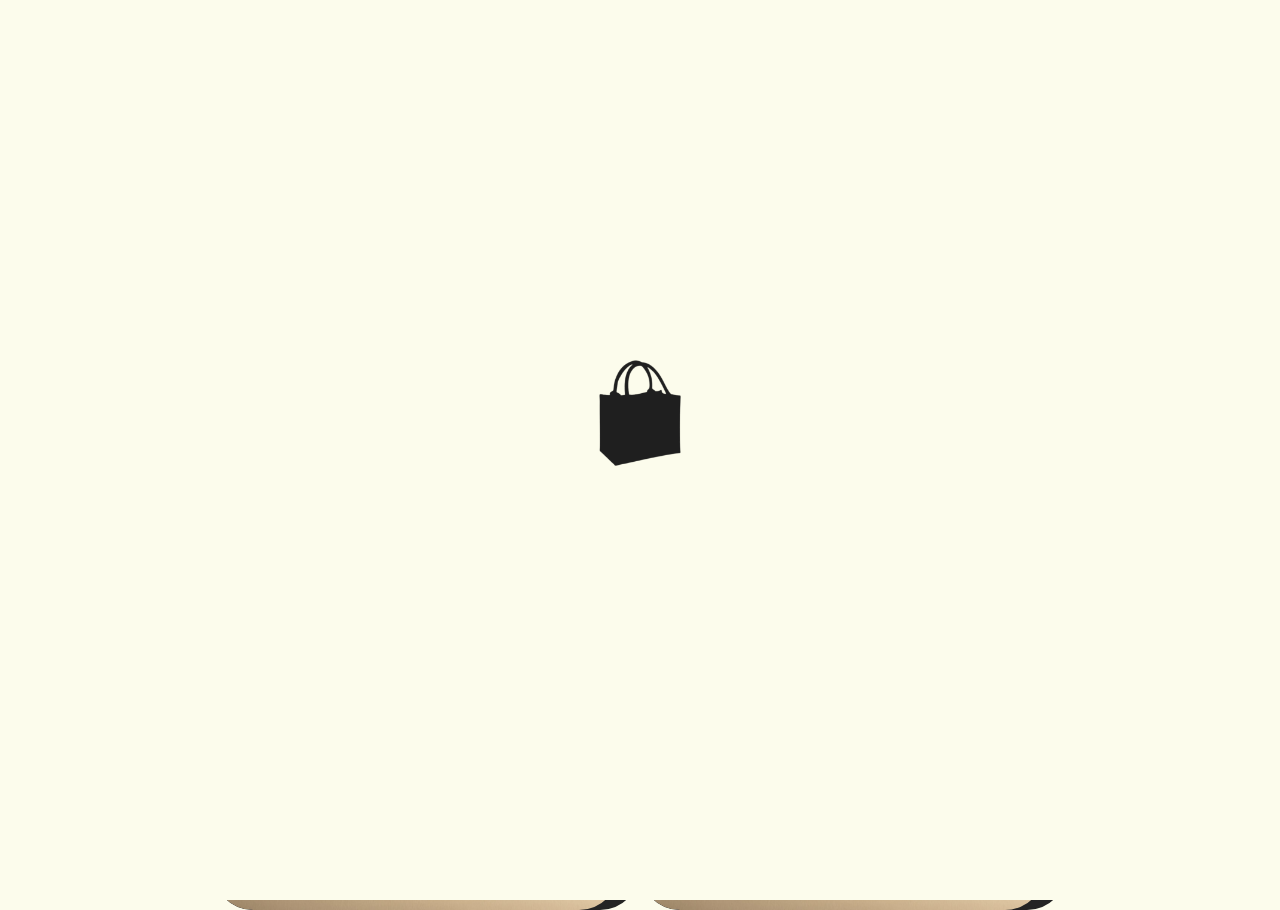
<file: index.html>
<!DOCTYPE html>
<html lang="en">
<head>
    <meta charset="UTF-8">
    <meta name="viewport" content="width=device-width, initial-scale=1.0">
    <title>Academix</title>
    <link href="https://cdn.jsdelivr.net/npm/bootstrap@5.3.3/dist/css/bootstrap.min.css" rel="stylesheet" integrity="sha384-QWTKZyjpPEjISv5WaRU9OFeRpok6YctnYmDr5pNlyT2bRjXh0JMhjY6hW+ALEwIH" crossorigin="anonymous">
    <script src="https://cdn.jsdelivr.net/npm/bootstrap@5.3.3/dist/js/bootstrap.bundle.min.js" integrity="sha384-YvpcrYf0tY3lHB60NNkmXc5s9fDVZLESaAA55NDzOxhy9GkcIdslK1eN7N6jIeHz" crossorigin="anonymous"></script>
    <link rel="stylesheet" href="https://cdnjs.cloudflare.com/ajax/libs/font-awesome/6.7.1/css/all.min.css" integrity="sha512-5Hs3dF2AEPkpNAR7UiOHba+lRSJNeM2ECkwxUIxC1Q/FLycGTbNapWXB4tP889k5T5Ju8fs4b1P5z/iB4nMfSQ==" crossorigin="anonymous" referrerpolicy="no-referrer" />
<link rel="stylesheet" href="css/style.css">

</head>
<body>
<div class="container">
  <div class="loader-box" id="loader">
        <div class="row d-flex justify-content-center align-items-center">
            <div class="loader-image col-4 col-sm-3 col-md-2 col-lg-2 col-xl-1">
                <img src="image/bisiler/bags.png" alt="">
            </div>
            <div class="ruj-image col-4 col-sm-3 col-md-2 col-lg-2 col-xl-1" id="ruj">
                <img src="image/bisiler/ruj.png" alt="">
            </div>
            <div class="book-image col-4 col-sm-3 col-md-2 col-lg-2 col-xl-1" id="book">
                <img src="image/bisiler/book).png" alt="">
            </div>
            <div class="baget-image col-4 col-sm-3 col-md-2 col-lg-2 col-xl-1" id="baget">
                <img src="image/bisiler/baget.png" alt="">
            </div>
            <div class="pencil-image col-sm-3 col-md-2 col-lg-2 col-4 col-xl-1" id="pencil">
                <img src="image/bisiler/pencil.png" alt="">
            </div>
        </div>
      </div>
    </div>
<div c lass="container-sm-fluid">
<div class="row">
    <div class="col-3 col-lg-1 logo">
        <img src="image/logo/462405421_1052763809588442_5817094361318322125_n.jpg" alt="">
    </div>
    <div class="col-9 col-lg-11">
        <nav class="navbar navbar-expand-lg">
            <div class="container">
              <button class="navbar-toggler" type="button" data-bs-toggle="offcanvas" data-bs-target="#offcanvasNavbar" aria-controls="offcanvasNavbar">
                <i class="fa-solid fa-bars" style="color: white;"></i>
              </button>
          
              <div class="offcanvas offcanvas-end" tabindex="-1" id="offcanvasNavbar" aria-labelledby="offcanvasNavbarLabel">
                <div class="offcanvas-header">
                  <h5 class="offcanvas-title" id="offcanvasNavbarLabel">                   <div class="sepet me-5 ms-2 mt-2">
                    <a href="basket.html"><i class="fa-solid fa-basket-shopping"></i></a>
                   </div></h5>
                  <button type="button" class="btn-close" data-bs-dismiss="offcanvas" aria-label="Close"></button>
                </div>
                <div class="offcanvas-body">
                  <ul class="navbar-nav me-auto mb-2 mb-lg-0">
                    <li class="nav-item activ">
                      <a class="nav-link text-black" aria-current="page" href="#">Store <i class="fa-solid fa-bag-shopping"></i></a>
                    </li>
                    <li class="nav-item">
                      <a class="nav-link" href="#">
                        About us <i class="fa-solid fa-book"></i></a>
                    </li>
                    <li class="nav-item">
                        <a class="nav-link" href="#">Contact <i class="fa-solid fa-phone"></i></a>
                      </li>
  


                  </ul>
                  <form class="d-flex" role="">
                    <div class="sepet me-5 ms-2 mt-2 d-none d-lg-block">
                        <a href="basket.html"><i class="fa-solid fa-basket-shopping"></i></a>
                    </div>
                    
                </form>
                
                
                </div>
              </div>
            </div>
          </nav>
          
    </div>
</div>
</div>


<div class="row g-0 justify-content-center bags">
  <div class="bag col-12 col-lg-6 col-xl-4" id="bag">
      <div class="row g-0">
          <div class="bag-img col-12" id="bagimg">  
              <img src="image/slider/bags/3804c36a-8f87-4c99-bd1e-0ea54cafe173.jpg" alt="">
          </div>
          <div class="col-12 bag-text text-center" id="bagtext">
            get more information
           <div class="bag-btn mt-5">
            <a href="bag.html"><button>BUY <i class="fa-solid fa-money-bill-wave"></i></button></a>
           </div>
          </div>
      </div>
  </div>
  <div class="bag col-12 col-lg-6 col-xl-4" id="bag-2">
    <div class="row g-0">
        <div class="bag-img col-12" id="bagimg">
            <img src="image/slider/bags/b886aae5-68dc-4a9c-8c05-84423d5f6209.jpg" alt="">
        </div>
        <div class="col-12 bag-text text-center" id="bagtext-2">
          sajkfopsafsakfpğsafasfpj
         <div class="bag-btn mt-5">
          <a href="bag.html"><button>BUY <i class="fa-solid fa-money-bill-wave"></i></button></a>
         </div>
        </div>
    </div>
</div>
</div>


<div class="row responsive-bags">
  <div class="responsive-bag col-12">
    <div class="respo-bag-img col-12">
      <img src="image/slider/backgraound/IG Post 1  producten (1).png" alt="">
    </div>
<div class="row box" id="box">
      <div class="respo-bag col-12 col-sm-8 col-md-6" id="kahverengiimg">
      <img src="image/slider/bags_png/Ontwerp zonder titel (2).png" alt="">
      <div class="text-center bag-btn-box mt-5">
        <a href=""><button>BUY <i class="fa-solid fa-money-bill-wave"></i></button></a>
       </div>
    </div>
    <div class="respo-bag col-12 col-sm-8 col-md-6" id="siyahimg">
      <img src="image/slider/bags_png/Ontwerp zonder titel.png" alt="">
      <div class="text-center bag-btn-box mt-5">
        <a href="bag.html"><button>BUY <i class="fa-solid fa-money-bill-wave"></i></button></a>
       </div>
    </div>
    <div class="respo-bag col-12 col-sm-8 col-md-6" id="beyazimg">
      <img src="image/slider/bags_png/Ontwerp zonder titel (1).png" alt="">
      <div class="text-center bag-btn-box mt-5">
        <a href="bag.html"><button class="text-black">BUY <i class="fa-solid fa-money-bill-wave"></i></button></a>
       </div>
    </div>
</div>
    <div class="next-btn">
      <button type="button" id="nextbtn"><i class="fa-solid fa-chevron-right"></i></button>
    </div>
    <div class="back-btn">
      <button type="button" id="backbtn"><i class="fa-solid fa-chevron-left"></i></button>
    </div>
  </div>
</div>


<script src="js/script.js"></script>
</body>
</html>
</file>
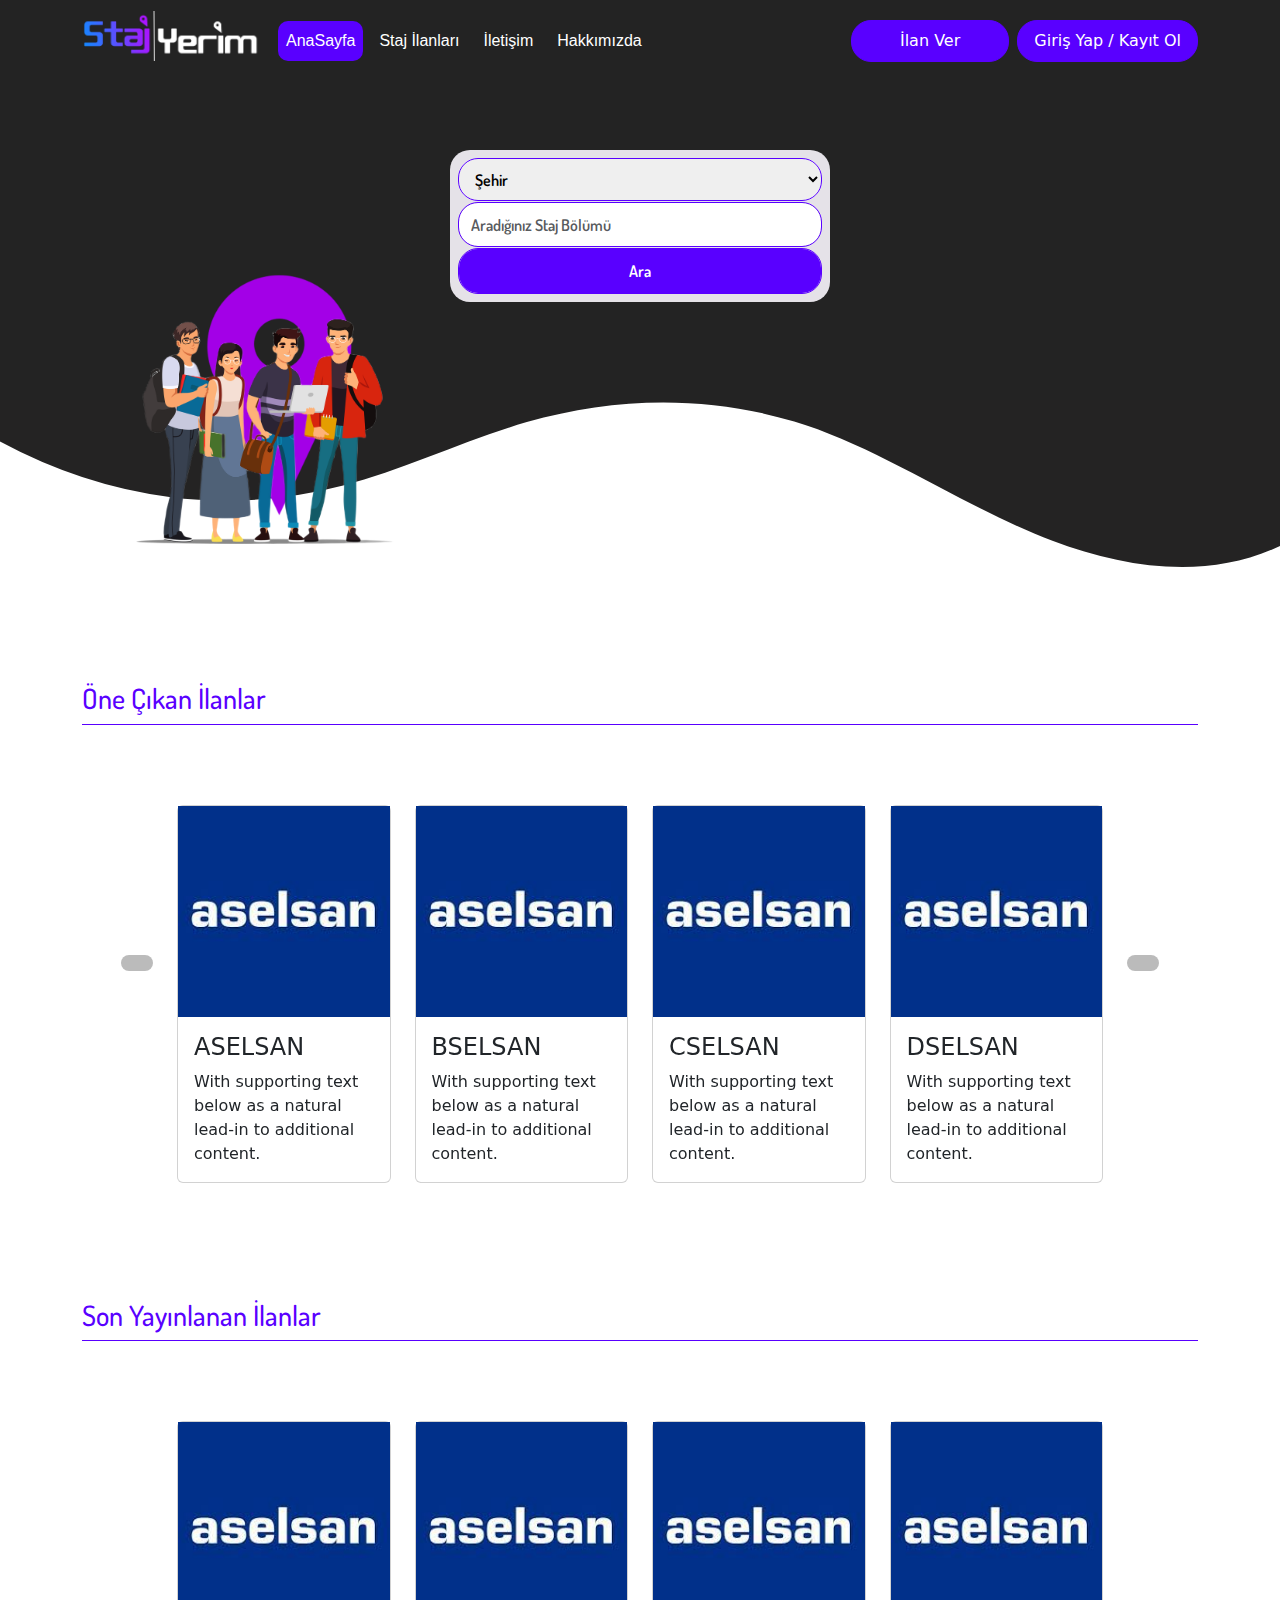
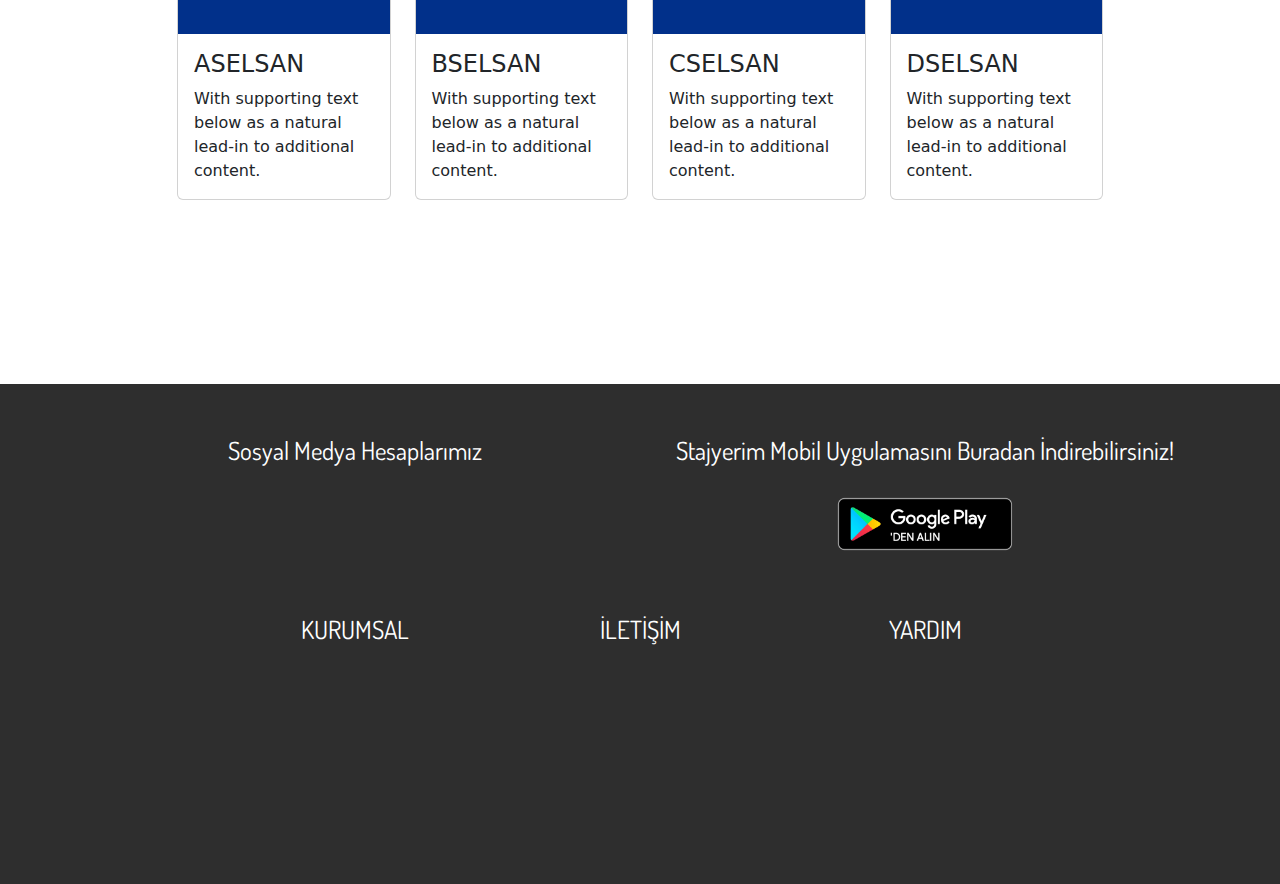
<file: berat-main/index.html>
<!DOCTYPE html>
<html lang="en">
<head>
  <meta charset="UTF-8">
  <meta http-equiv="X-UA-Compatible" content="IE=edge">
  <meta name="viewport" content="width=device-width, initial-scale=1.0">
  <title>StaYerim</title>
  <link rel="stylesheet" href="css/bootstrap.css">
  <link rel="stylesheet" href="css/style.css">
  <script src="js/bootstrap.js"></script>
  <script type='text/javascript' src='https://cdn.jsdelivr.net/npm/popper.js@1.16.0/dist/umd/popper.min.js'></script>
  <script src="https://cdn.jsdelivr.net/npm/bootstrap@5.3.0-alpha1/dist/js/bootstrap.bundle.min.js"
    integrity="sha384-w76AqPfDkMBDXo30jS1Sgez6pr3x5MlQ1ZAGC+nuZB+EYdgRZgiwxhTBTkF7CXvN"
    crossorigin="anonymous"></script>
  <link rel="stylesheet" href="https://cdnjs.cloudflare.com/ajax/libs/font-awesome/6.3.0/css/all.min.css"
    integrity="sha512-SzlrxWUlpfuzQ+pcUCosxcglQRNAq/DZjVsC0lE40xsADsfeQoEypE+enwcOiGjk/bSuGGKHEyjSoQ1zVisanQ=="
    crossorigin="anonymous" referrerpolicy="no-referrer" />
</head>
<body>
  <nav class="navbar navbar-expand-lg fixed-top">
    <div class="container">
      <a class="navbar-brand text-white" href="#"><img src="image/logo/logo.png" alt="yüklenemedi"></a>
      <button class="navbar-toggler" type="button" data-bs-toggle="collapse" data-bs-target="#navbarSupportedContent"
        aria-controls="navbarSupportedContent" aria-expanded="false" aria-label="Toggle navigation">
        <span class="navbar-toggler-icon"></span>
      </button>
      <div class="collapse navbar-collapse" id="navbarSupportedContent">
        <ul class="navbar-nav me-auto mb-2 mb-lg-0">
          <li class="nav-item">
            <a class="nav-link active text-white me-2" aria-current="page" href="#">AnaSayfa</a>
          </li>
          <li class="nav-item">
            <a class="nav-link text-white me-2" href="#">Staj İlanları</a>
          </li>
          <li class="nav-item">
            <a class="nav-link text-white me-2" href="#">İletişim</a>
          </li>
          <li class="nav-item">
            <a class="nav-link text-white me-2" href="#">Hakkımızda</a>
          </li>
        </ul>
        <form class="d-flex">
          <button class="btn btn-ekle me-2 px-5" type="submit"><i class="fa-solid fa-plus"></i> İlan
            Ver</button>
          <button class="btn btn-login" type="submit"><i class="fa-solid fa-user"></i> Giriş Yap / Kayıt
            Ol</button>
        </form>
      </div>
    </div>
  </nav>
  <section>
    <div class="container">
      <div class="row justify-content-center align-self-center">
        <div class="col-10 col-sm-8 col-md-5 col-lg-4 p-2 search-back">
          <form>
            <div class="row">
              <div class="col-12">
                <div class="multiselect">
                  <div class="selectBox" onclick="showCheckboxes()">
                    <select>
                      <option class="i">Şehir</option>
                    </select>
                    <div class="overSelect"></div>
                  </div>
                  <div id="checkboxes">
                    <label class="iner" for="one">
                      <input type="checkbox" id="one" />DÜZCE
                      <span class="checkmark"></span>
                    </label>
                    <label class="iner" for="two">
                      <input type="checkbox" id="two" />OSMANİYE
                      <span class="checkmark"></span>
                    </label>
                    <label class="iner" for="three">
                      <input type="checkbox" id="three" />OSMANİYE
                      <span class="checkmark"></span>
                    </label>
                  </div>
                </div>
              </div>
            </div>
            <div class="row">
              <div class="col-12">
                <input type="text" class="form-control" placeholder="Aradığınız Staj Bölümü">
              </div>
            </div>
            <div class="row">
              <div class="col-12">
                <button class="form-control"><i class="fa-solid fa-magnifying-glass"></i> Ara</button>
              </div>
            </div>
          </form>
        </div>
      </div>
    </div>
    <div class="container">
      <div id="myCarousel" class="carousel slide" data-ride="carousel">
        <div class="d-flex justify-content-center justify-content-lg-start">
          <div class="col-6 col-lg-4 mt-4 mt-lg-6">
            <img src="image/firma-img/Konum-cizim.png" class="img-fluid w-100" alt="">
          </div>
        </div>
      </div>
  </section>
  <div class="custom-shape-divider-top-1677618414">
    <svg data-name="Layer 1" xmlns="http://www.w3.org/2000/svg" viewBox="0 0 1200 120" preserveAspectRatio="none">
      <path
        d="M321.39,56.44c58-10.79,114.16-30.13,172-41.86,82.39-16.72,168.19-17.73,250.45-.39C823.78,31,906.67,72,985.66,92.83c70.05,18.48,146.53,26.09,214.34,3V0H0V27.35A600.21,600.21,0,0,0,321.39,56.44Z"
        class="shape-fill"></path>
    </svg>
  </div>
  <div class="container">
    <div class="row">
      <div class="col-12 text-start">
        <div class="suggested">
          <h3>Öne Çıkan İlanlar</h3>
        </div>
      </div>
    </div>
  </div>
  <div class="container">
    <div class="btn-sm">
      <div class="row mt-5 mb-4">
        <div class="col-6 text-center">
          <a class="btn btn-prev" href="#carouselExampleIndicators2" role="button" data-slide="prev">
            <i class="fa fa-arrow-left"></i>
          </a>
        </div>
        <div class="col-6 text-center">
          <a class="btn btn-next" href="#carouselExampleIndicators2" role="button" data-slide="next">
            <i class="fa fa-arrow-right"></i>
          </a>
        </div>
      </div>
    </div>
    <div class="row ilanlar justify-content-center">
      <div class="col-0 col-sm-1 text-end">
        <a class="btn btn-prev" href="#carouselExampleIndicators2" role="button" data-slide="prev">
          <i class="fa fa-arrow-left"></i>
        </a>
      </div>
      <div class="col-10">
        <div class="row">
          <div class="col-12">
            <div id="carouselExampleIndicators2" class="carousel slide" data-ride="carousel">
              <div class="carousel-inner">
                <div class="carousel-item active">
                  <div class="row">
                    <div class="col-sm-6 col-lg-3 mb-3">
                      <div class="card">
                        <img class="img-fluid" alt="100%x280" src="image/ilan-img/ornek.jpg">
                        <div class="card-body">
                          <h4 class="card-title">ASELSAN</h4>
                          <p class="card-text">With supporting text below as a natural lead-in to additional content.
                          </p>
                        </div>
                      </div>
                    </div>
                    <div class="col-sm-6 col-lg-3 mb-3">
                      <div class="card">
                        <img class="img-fluid" alt="100%x280" src="image/ilan-img/ornek.jpg">
                        <div class="card-body">
                          <h4 class="card-title">BSELSAN</h4>
                          <p class="card-text">With supporting text below as a natural lead-in to additional content.
                          </p>
                        </div>
                      </div>
                    </div>
                    <div class="col-sm-6 col-lg-3 mb-3">
                      <div class="card">
                        <img class="img-fluid" alt="100%x280" src="image/ilan-img/ornek.jpg">
                        <div class="card-body">
                          <h4 class="card-title">CSELSAN</h4>
                          <p class="card-text">With supporting text below as a natural lead-in to additional content.
                          </p>
                        </div>
                      </div>
                    </div>
                    <div class="col-sm-6 col-lg-3 mb-3">
                      <div class="card">
                        <img class="img-fluid" alt="100%x280" src="image/ilan-img/ornek.jpg">
                        <div class="card-body">
                          <h4 class="card-title">DSELSAN</h4>
                          <p class="card-text">With supporting text below as a natural lead-in to additional content.
                          </p>
                        </div>
                      </div>
                    </div>
                  </div>
                </div>
                <div class="carousel-item">
                  <div class="row">
                    <div class="col-sm-6 col-lg-3 mb-3">
                      <div class="card">
                        <img class="img-fluid" alt="100%x280" src="image/ilan-img/ornek.jpg">
                        <div class="card-body">
                          <h4 class="card-title">ASELSAN</h4>
                          <p class="card-text">With supporting text below as a natural lead-in to additional content.
                          </p>
                        </div>
                      </div>
                    </div>
                    <div class="col-sm-6 col-lg-3 mb-3">
                      <div class="card">
                        <img class="img-fluid" alt="100%x280" src="image/ilan-img/ornek.jpg">
                        <div class="card-body">
                          <h4 class="card-title">BSELSAN</h4>
                          <p class="card-text">With supporting text below as a natural lead-in to additional content.
                          </p>
                        </div>
                      </div>
                    </div>
                    <div class="col-sm-6 col-lg-3 mb-3">
                      <div class="card">
                        <img class="img-fluid" alt="100%x280" src="image/ilan-img/ornek.jpg">
                        <div class="card-body">
                          <h4 class="card-title">CSELSAN</h4>
                          <p class="card-text">With supporting text below as a natural lead-in to additional content.
                          </p>
                        </div>
                      </div>
                    </div>
                    <div class="col-sm-6 col-lg-3 mb-3">
                      <div class="card">
                        <img class="img-fluid" alt="100%x280" src="image/ilan-img/ornek.jpg">
                        <div class="card-body">
                          <h4 class="card-title">DSELSAN</h4>
                          <p class="card-text">With supporting text below as a natural lead-in to additional content.
                          </p>
                        </div>
                      </div>
                    </div>
                  </div>
                </div>
                <div class="carousel-item">
                  <div class="row">
                    <div class="col-sm-6 col-lg-3 mb-3">
                      <div class="card">
                        <img class="img-fluid" alt="100%x280" src="image/ilan-img/ornek.jpg">
                        <div class="card-body">
                          <h4 class="card-title">ASELSAN</h4>
                          <p class="card-text">With supporting text below as a natural lead-in to additional content.
                          </p>
                        </div>
                      </div>
                    </div>
                    <div class="col-sm-6 col-lg-3 mb-3">
                      <div class="card">
                        <img class="img-fluid" alt="100%x280" src="image/ilan-img/ornek.jpg">
                        <div class="card-body">
                          <h4 class="card-title">BSELSAN</h4>
                          <p class="card-text">With supporting text below as a natural lead-in to additional content.
                          </p>
                        </div>
                      </div>
                    </div>
                    <div class="col-sm-6 col-lg-3 mb-3">
                      <div class="card">
                        <img class="img-fluid" alt="100%x280" src="image/ilan-img/ornek.jpg">
                        <div class="card-body">
                          <h4 class="card-title">CSELSAN</h4>
                          <p class="card-text">With supporting text below as a natural lead-in to additional content.
                          </p>
                        </div>
                      </div>
                    </div>
                    <div class="col-sm-6 col-lg-3 mb-3">
                      <div class="card">
                        <img class="img-fluid" alt="100%x280" src="image/ilan-img/ornek.jpg">
                        <div class="card-body">
                          <h4 class="card-title">DSELSAN</h4>
                          <p class="card-text">With supporting text below as a natural lead-in to additional content.
                          </p>
                        </div>
                      </div>
                    </div>
                  </div>
                </div>
              </div>
            </div>
          </div>
        </div>
      </div>
      <div class="col-0 col-sm-1 text-start">
        <a class="btn btn-next" href="#carouselExampleIndicators2" role="button" data-slide="next">
          <i class="fa fa-arrow-right"></i>
        </a>
      </div>
    </div>
  </div>
  <div class="container">
    <div class="row mb-5">
      <div class="col-12 text-start">
        <div class="suggested">
          <h3>Son Yayınlanan İlanlar</h3>
        </div>
      </div>
    </div>
  </div>
  <div class="container">
    <div class="row ilanlar justify-content-center">
      <div class="col-10 justify-content-center">
        <div class="row justify-content-center">
          <div class="col-12">
            <div class="row">
              <div class="col-sm-6 col-lg-3 mb-3">
                <div class="card">
                  <img class="img-fluid" alt="100%x280" src="image/ilan-img/ornek.jpg">
                  <div class="card-body">
                    <h4 class="card-title">ASELSAN</h4>
                    <p class="card-text">With supporting text below as a natural lead-in to additional content.</p>
                  </div>
                </div>
              </div>
              <div class="col-sm-6 col-lg-3 mb-3">
                <div class="card">
                  <img class="img-fluid" alt="100%x280" src="image/ilan-img/ornek.jpg">
                  <div class="card-body">
                    <h4 class="card-title">BSELSAN</h4>
                    <p class="card-text">With supporting text below as a natural lead-in to additional content.</p>
                  </div>
                </div>
              </div>
              <div class="col-sm-6 col-lg-3 mb-3">
                <div class="card">
                  <img class="img-fluid" alt="100%x280" src="image/ilan-img/ornek.jpg">
                  <div class="card-body">
                    <h4 class="card-title">CSELSAN</h4>
                    <p class="card-text">With supporting text below as a natural lead-in to additional content.</p>
                  </div>
                </div>
              </div>
              <div class="col-sm-6 col-lg-3 mb-3">
                <div class="card">
                  <img class="img-fluid" alt="100%x280" src="image/ilan-img/ornek.jpg">
                  <div class="card-body">
                    <h4 class="card-title">DSELSAN</h4>
                    <p class="card-text">With supporting text below as a natural lead-in to additional content.</p>
                  </div>
                </div>
              </div>
            </div>
          </div>
        </div>
      </div>
    </div>
  </div>
  <br><br><br><br><br><br><br>
   <footer>
    <div class="container">
      <div class="row">
        <div class="col-12 col-sm-6 text-center mt-5">
          <span class="baslik">Sosyal Medya Hesaplarımız</span>
          <div class="row mt-3 justify-content-center">
            <div class="col-2 baslik">
              <a href=""><i class="fa-brands fa-facebook"></i></a>
            </div>
            <div class="col-2 baslik">
              <a href=""><i class="fa-brands fa-instagram"></i></a>
            </div>
            <div class="col-2 baslik">
              <a href=""><i class="fa-brands fa-youtube"></i></a>
            </div>
            <div class="col-2 baslik">
              <a href=""><i class="fa-brands fa-twitter"></i></a>
            </div>
          </div>
        </div>
        <div class="col-12 col-sm-6 text-center mt-5">
          <span class="baslik">Stajyerim Mobil Uygulamasını Buradan İndirebilirsiniz!</span>
          <div class="row mt-3 justify-content-center">
            <div class="col-12">
              <a href=""><img width="200" src="image/google-play-indir-butonu.png" alt=""></a>
            </div>
          </div>
        </div>
      </div>
    </div>
    <div class="container">
      <div class="row justify-content-center">
        <div class="col-12 col-sm-3 text-center mt-5">
          <span class="baslik">KURUMSAL</span>
          <div class="row mt-3 justify-content-center">
           
          </div>
        </div>
        <div class="col-12 col-sm-3 text-center mt-5">
          <span class="baslik">İLETİŞİM</span>
          <div class="row mt-3 justify-content-center">
            
          </div>
        </div>
        <div class="col-12 col-sm-3 text-center mt-5">
          <span class="baslik">YARDIM</span>
          <div class="row mt-3 justify-content-center">
           
          </div>
        </div>
      </div>
    </div>
   </footer>
  <script src="js/script.js"></script>
  <script src="https://cdn.jsdelivr.net/npm/bootstrap@5.3.0-alpha1/dist/js/bootstrap.bundle.min.js"
    integrity="sha384-w76AqPfDkMBDXo30jS1Sgez6pr3x5MlQ1ZAGC+nuZB+EYdgRZgiwxhTBTkF7CXvN"
    crossorigin="anonymous"></script>
</body>
</html>
</file>
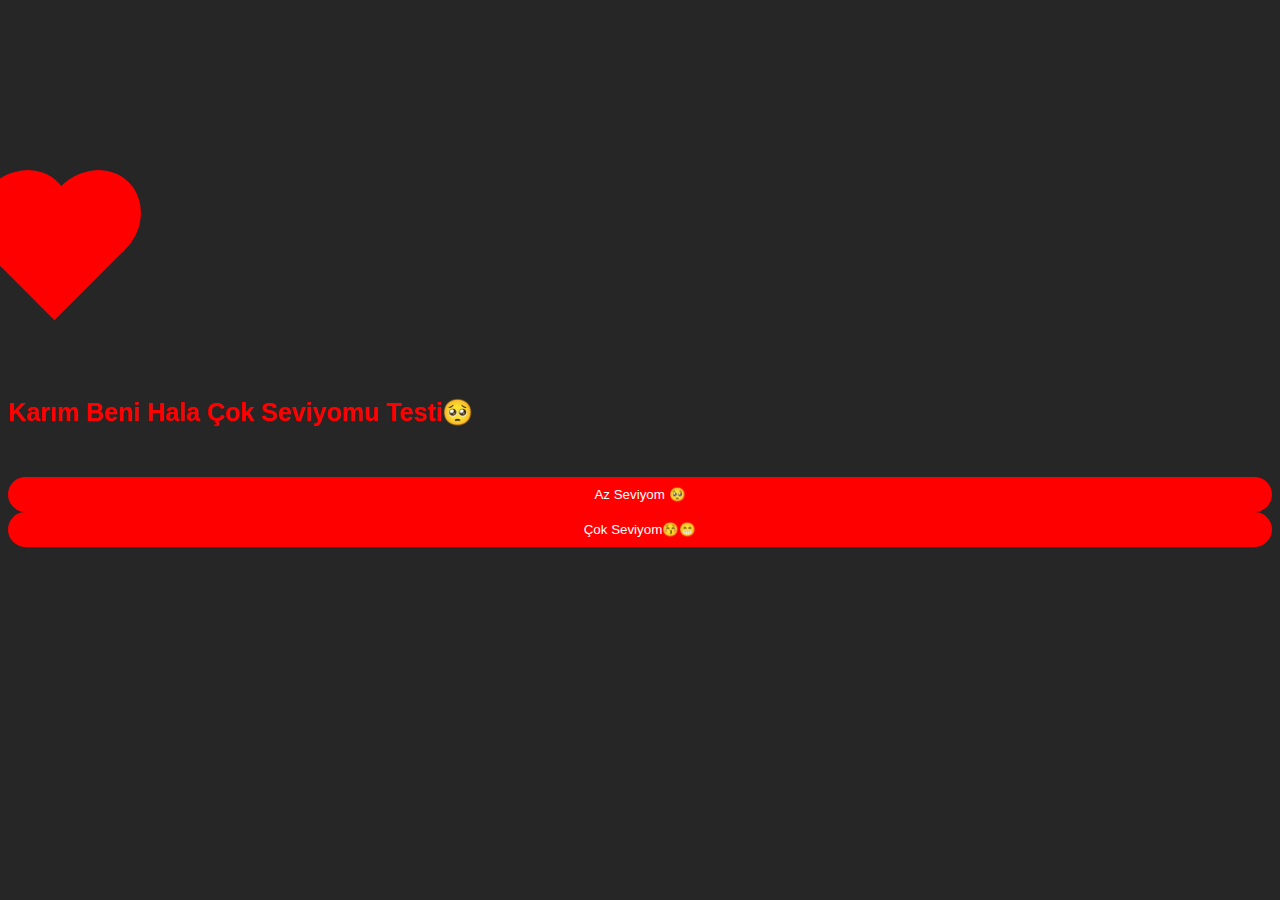
<file: afffet.html>
<!DOCTYPE html>
<html lang="en">
<head>
    <meta charset="UTF-8">
    <meta name="viewport" content="width=device-width, initial-scale=1.0">
    <title>Document</title>
    <link href="https://cdn.jsdelivr.net/npm/bootstrap@5.3.6/dist/css/bootstrap.min.css" rel="stylesheet" integrity="sha384-4Q6Gf2aSP4eDXB8Miphtr37CMZZQ5oXLH2yaXMJ2w8e2ZtHTl7GptT4jmndRuHDT" crossorigin="anonymous">
    <script src="https://cdn.jsdelivr.net/npm/bootstrap@5.3.6/dist/js/bootstrap.bundle.min.js" integrity="sha384-j1CDi7MgGQ12Z7Qab0qlWQ/Qqz24Gc6BM0thvEMVjHnfYGF0rmFCozFSxQBxwHKO" crossorigin="anonymous"></script>
    <link rel="preconnect" href="https://fonts.googleapis.com">
    <link rel="stylesheet" href="css/affet.css">
</head>
<body>
    <div class="container-fluid">
     <div class="row justify-content-center">
            <div class="heart"></div>   
          <div class="baslik col-12 text-center" id="azseviyo">
            Karım Beni Hala Çok Seviyomu Testi🥺
        </div>

            </div>
            <div class="row">
                <div class="col-12">
                      <div class="row">
                   <div class="buttonlar col 12">
                        <div class="row justify-content-center">
                            <div class="button-item col-6" id="seviyom">
                                <button type="button">Az Seviyom 🥺</button>
                            </div>
                         <div class="button-item col-6">
                                <a href="kizdinmi.html"><button type="button">Çok Seviyom😚😁</button></a>
                            </div>
                        </div>
                  </div>
                      </div>
                </div>
            </div>
    </div>
    <script src="script.js"></script>
</body>
</html>
</file>
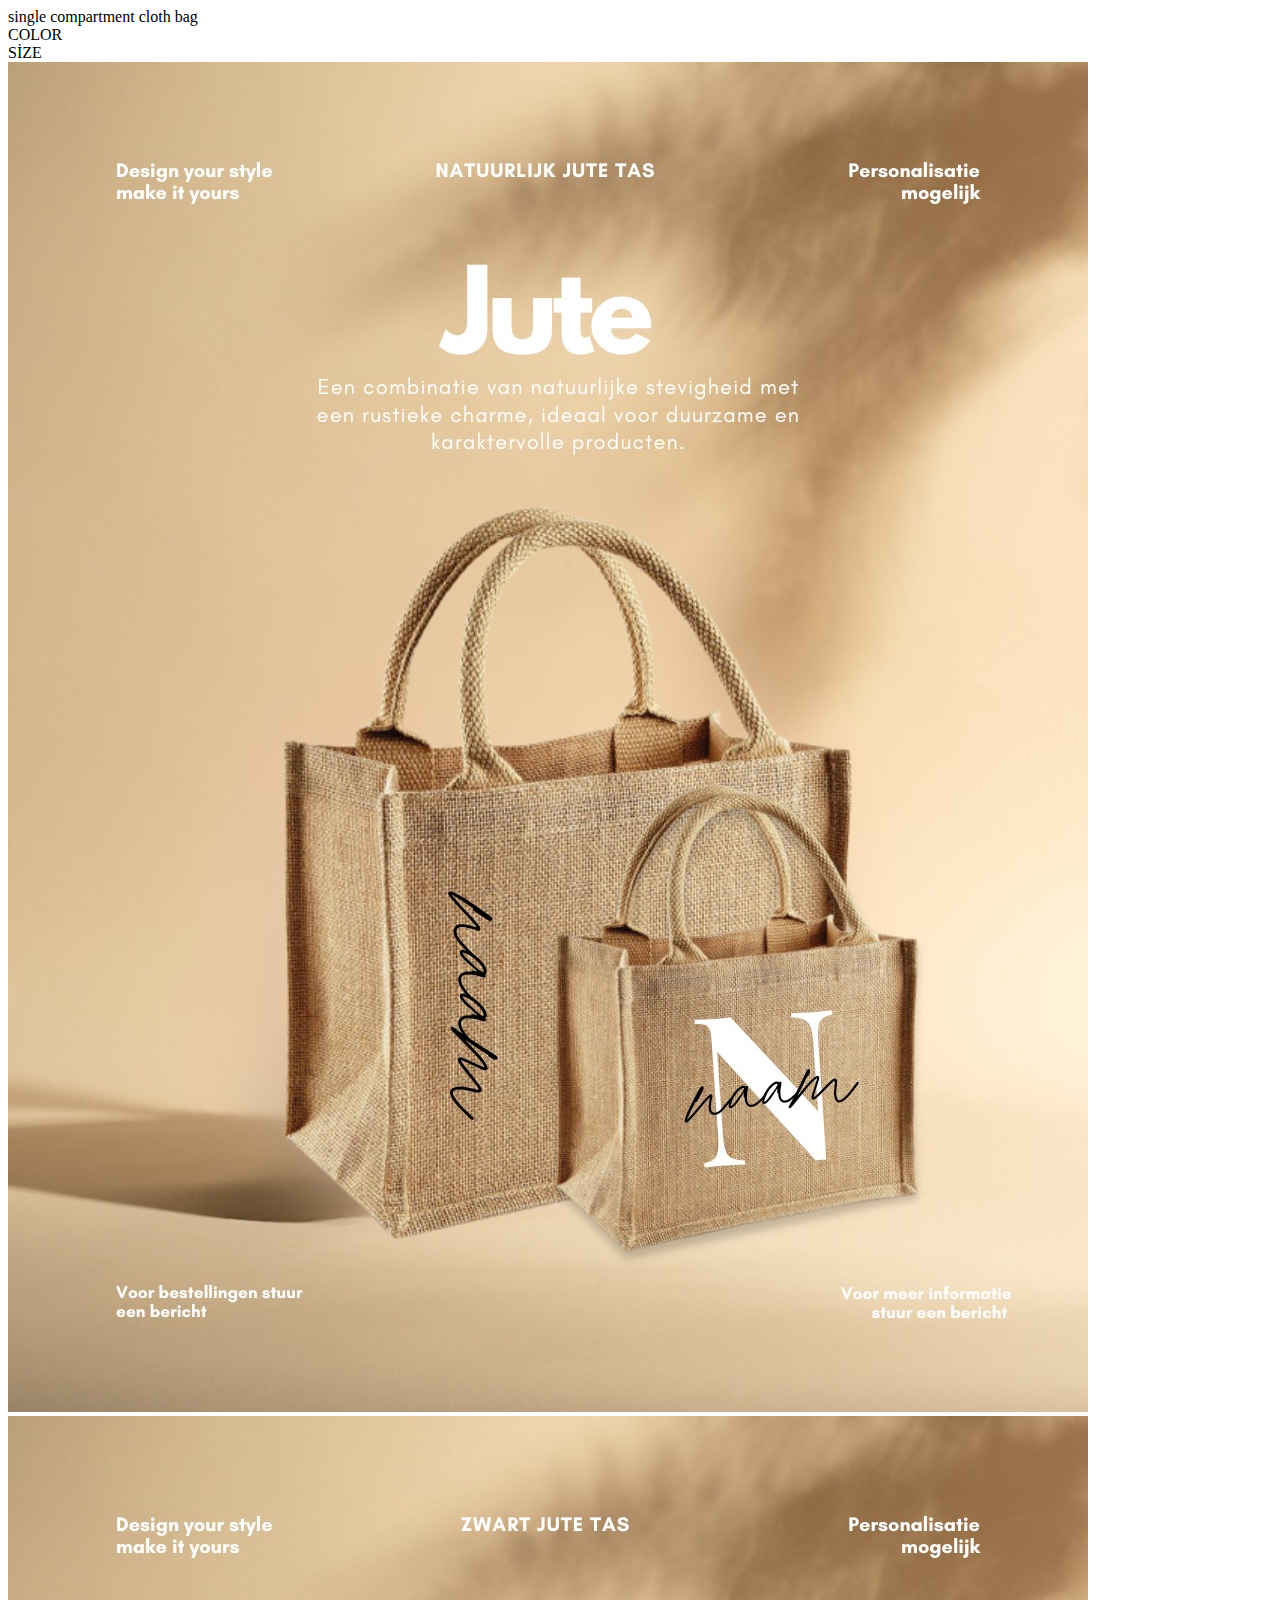
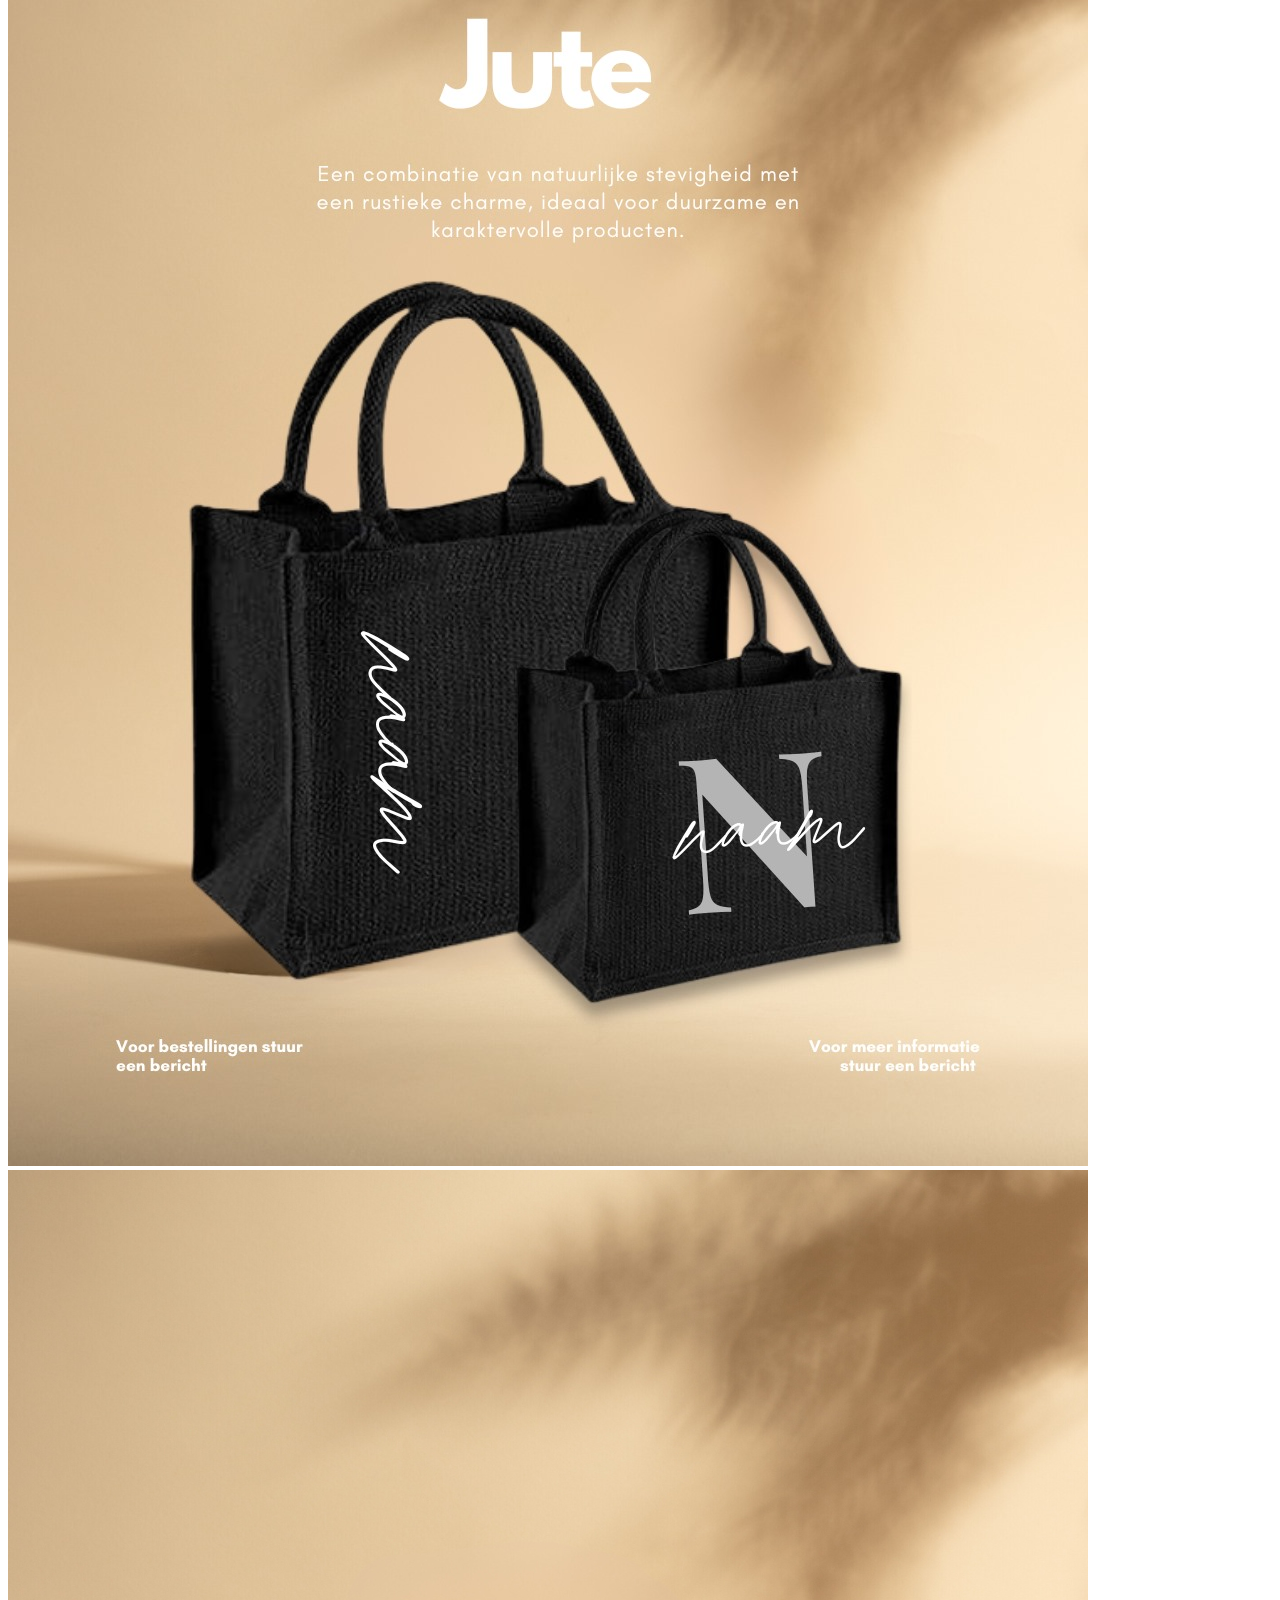
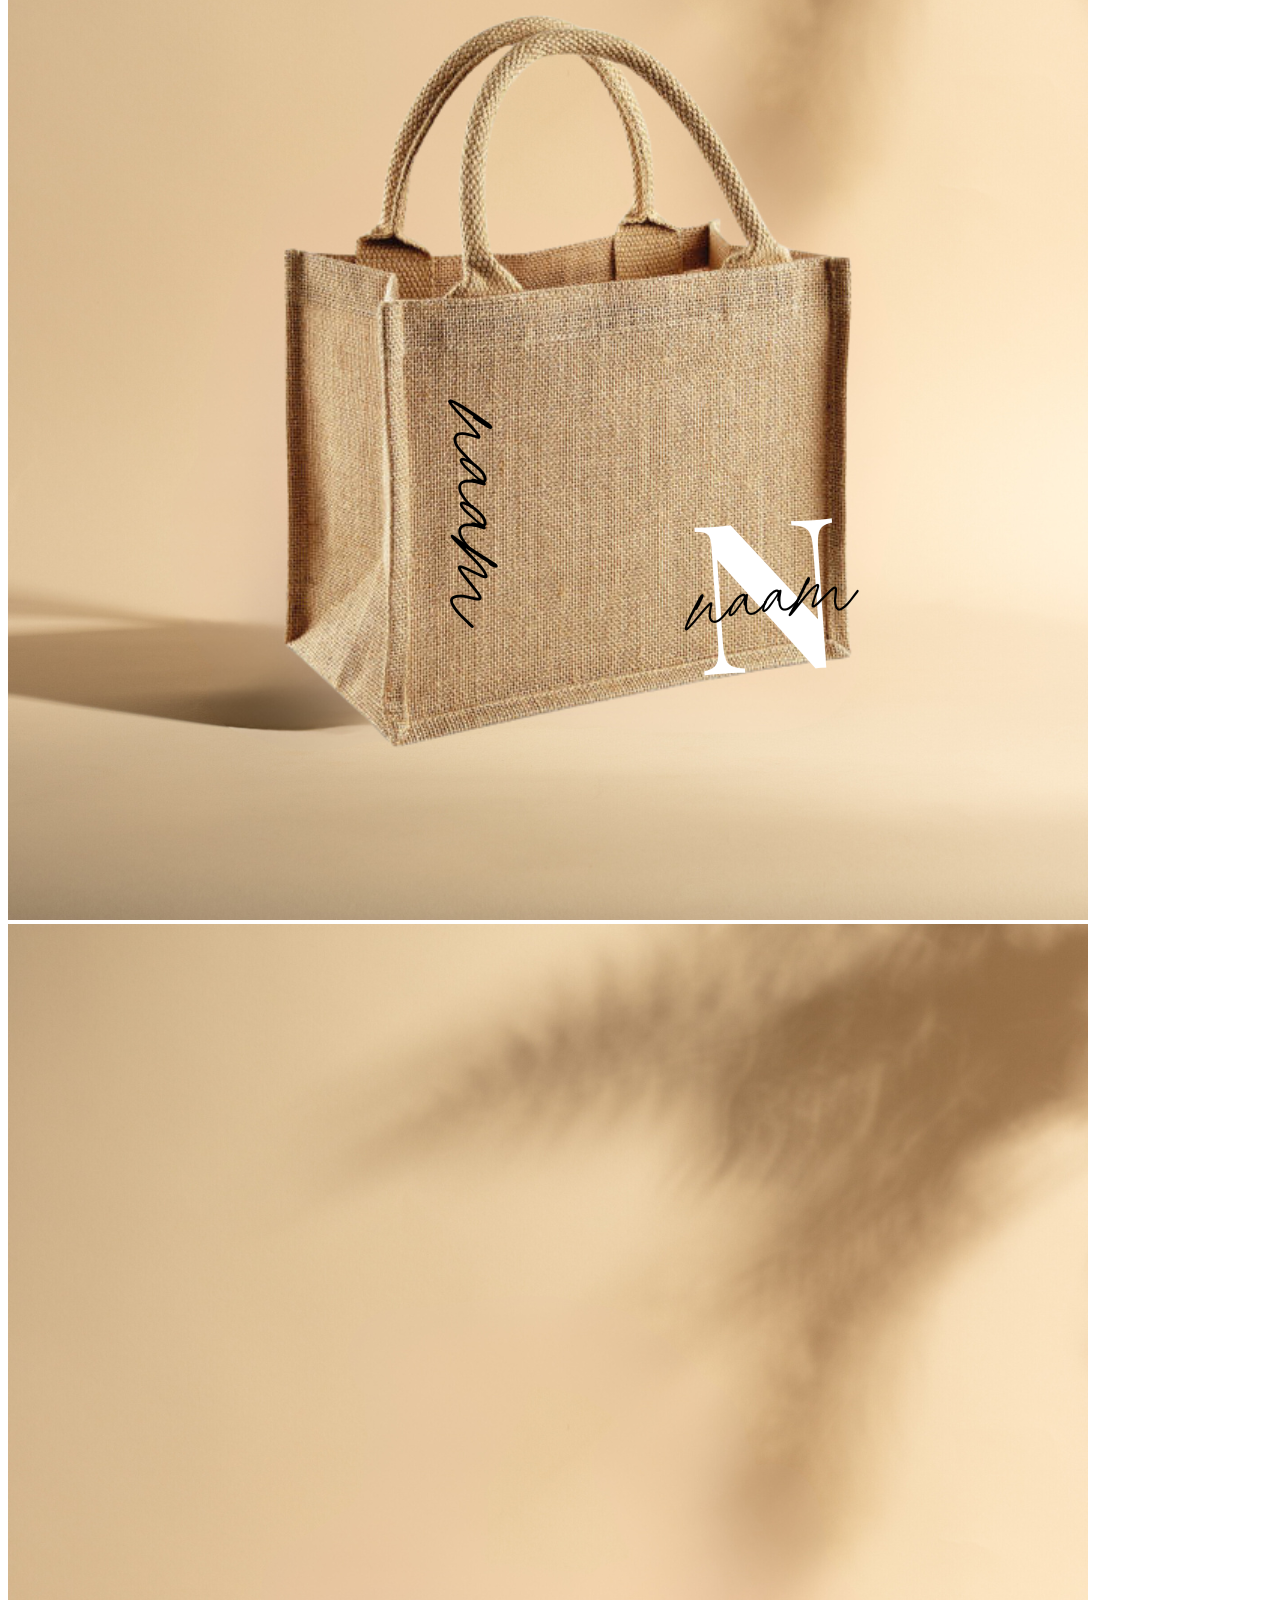
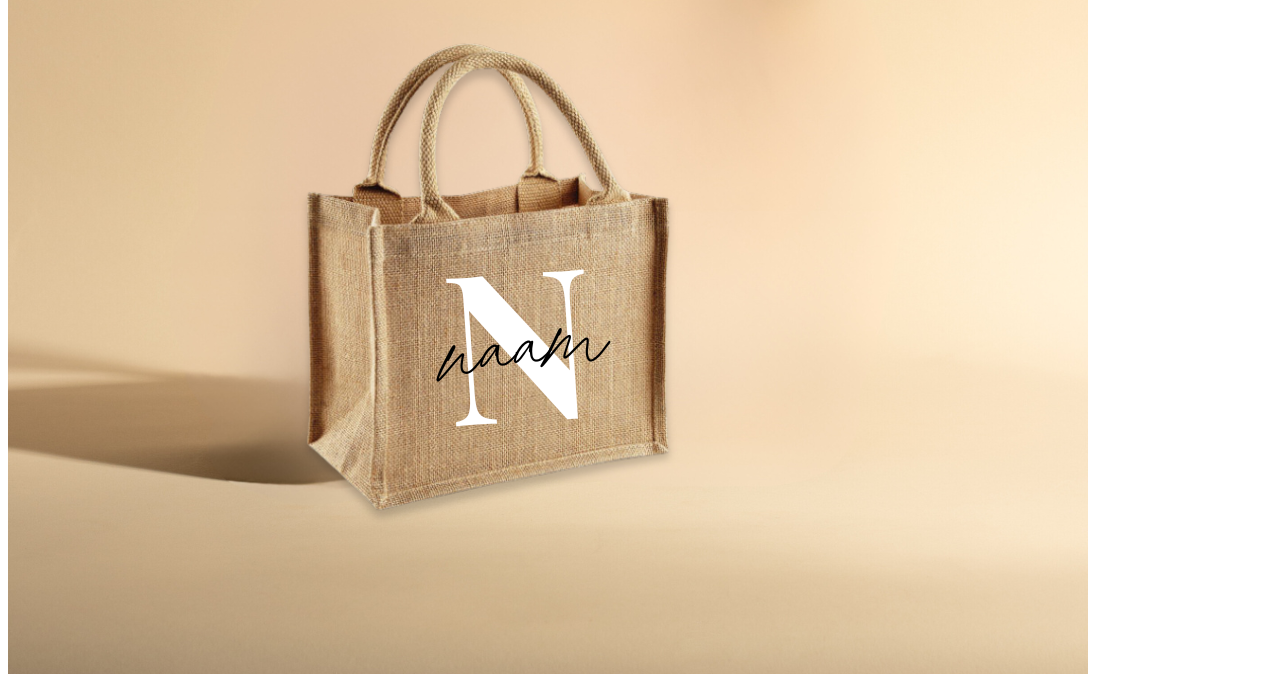
<file: as.html>
<!DOCTYPE html>
<html lang="en">
<head>
    <meta charset="UTF-8">
    <meta name="viewport" content="width=device-width, initial-scale=1.0">
    <title>Document</title>
</head>
<body>
    <div class="col-12 col-lg-6">
        <div class="bags-header mb-5 mt-2">
          single compartment cloth bag
        </div>
         <div class="row bag-header mb-2">
          <div class="bag-header-color col-10 col-lg-5">
            COLOR <i class="fa-solid fa-droplet"></i>
          </div>
          <div class="col-2">
            
          </div>
          <div class="bag-header-dimenson col-10 col-lg-5 text-lg-end">
            <i class="fa-solid fa-weight-hanging"></i>  SİZE 
          </div>
         </div>
        
        <div class="row">
          <div class="bag-color col-6">
          <div class="row">
            <div class="col-6">
              <img id="white" src="image/slider/bags/3804c36a-8f87-4c99-bd1e-0ea54cafe173.jpg" alt="">
            </div>
            <div class="col-5">
              <img id="black" src="image/slider/bags/b886aae5-68dc-4a9c-8c05-84423d5f6209.jpg" alt="">

            </div>
            
          </div>
        </div>
        <div class="bag-dimension col-6">
          <div class="row justify-content-end">
            <div class="col-5">
              <img id="large" src="image/bags/Kopie van IG Post 1  producten.png" alt="">
            </div>
            <div class="col-5">
              <img id="small" src="image/bags/Kopie van IG Post 1  producten (1).png" alt="">
            </div>
            
            </div>
        </div>
</body>
</html>
</file>
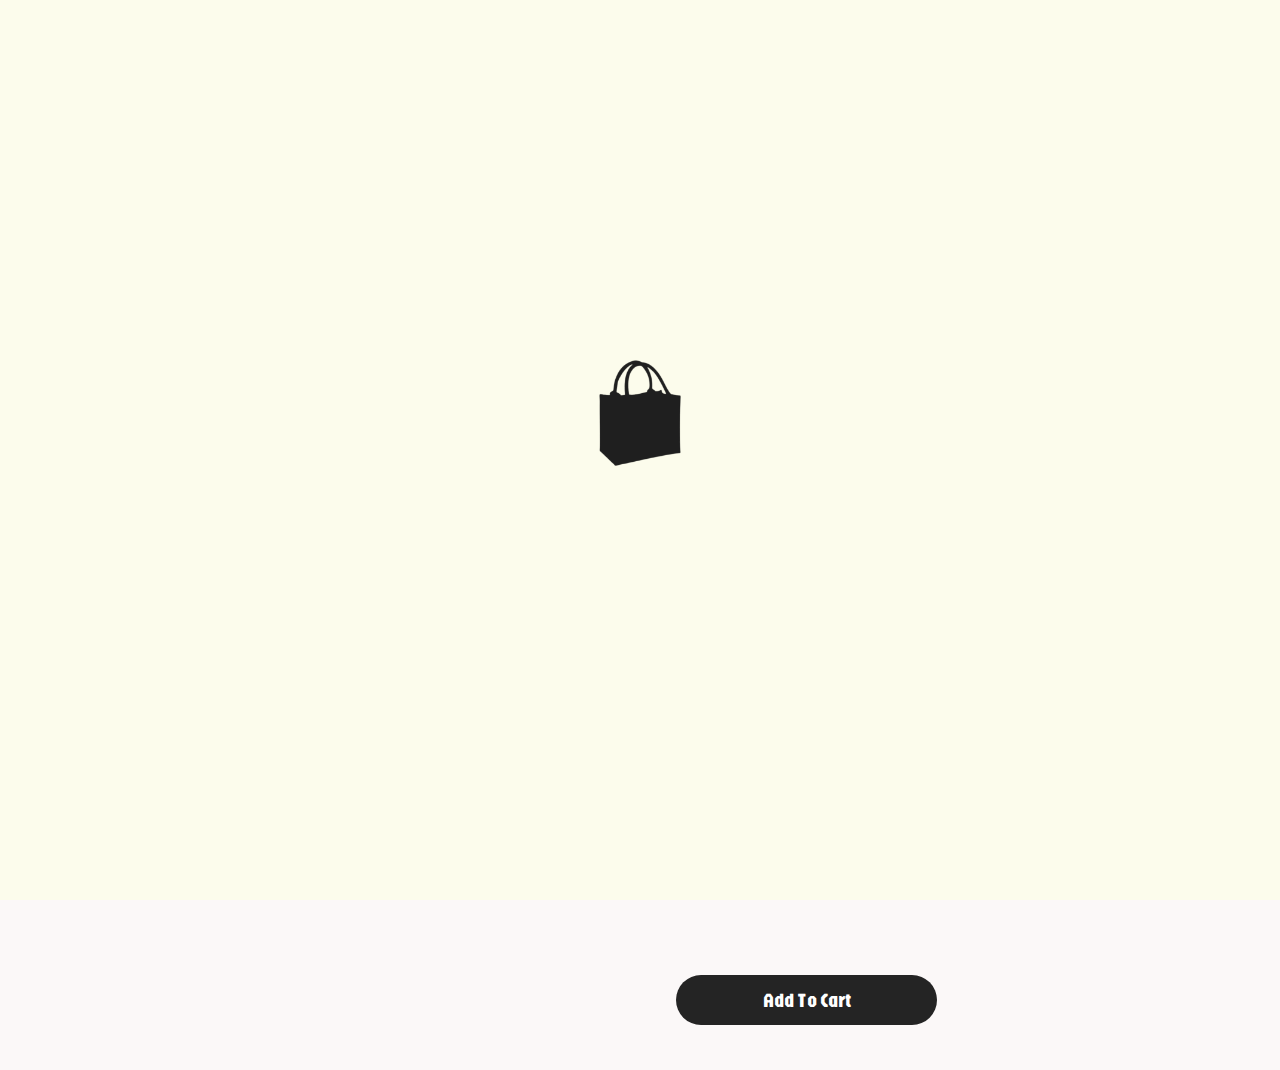
<file: bag.html>
<!DOCTYPE html>
<html lang="en">

<head>
  <meta charset="UTF-8">
  <meta name="viewport" content="width=device-width, initial-scale=1.0">
  <title>Academix</title>
  <link href="https://cdn.jsdelivr.net/npm/bootstrap@5.3.3/dist/css/bootstrap.min.css" rel="stylesheet" integrity="sha384-QWTKZyjpPEjISv5WaRU9OFeRpok6YctnYmDr5pNlyT2bRjXh0JMhjY6hW+ALEwIH" crossorigin="anonymous">
  <script src="https://cdn.jsdelivr.net/npm/bootstrap@5.3.3/dist/js/bootstrap.bundle.min.js" integrity="sha384-YvpcrYf0tY3lHB60NNkmXc5s9fDVZLESaAA55NDzOxhy9GkcIdslK1eN7N6jIeHz" crossorigin="anonymous"></script>
  <link rel="stylesheet" href="https://cdnjs.cloudflare.com/ajax/libs/font-awesome/6.7.1/css/all.min.css" integrity="sha512-5Hs3dF2AEPkpNAR7UiOHba+lRSJNeM2ECkwxUIxC1Q/FLycGTbNapWXB4tP889k5T5Ju8fs4b1P5z/iB4nMfSQ==" crossorigin="anonymous" referrerpolicy="no-referrer" />
  <link rel="stylesheet" href="css/bag.css">

</head>

<body>
  <div class="container">
    <div class="loader-box" id="loader">
      <div class="row d-flex justify-content-center align-items-center">
        <div class="loader-image col-4 col-sm-3 col-md-2 col-lg-2 col-xl-1">
          <img src="image/bisiler/bags.png" alt="">
        </div>
        <div class="ruj-image col-4 col-sm-3 col-md-2 col-lg-2 col-xl-1" id="ruj">
          <img src="image/bisiler/ruj.png" alt="">
        </div>
        <div class="book-image col-4 col-sm-3 col-md-2 col-lg-2 col-xl-1" id="book">
          <img src="image/bisiler/book).png" alt="">
        </div>
        <div class="baget-image col-4 col-sm-3 col-md-2 col-lg-2 col-xl-1" id="baget">
          <img src="image/bisiler/baget.png" alt="">
        </div>
        <div class="pencil-image col-sm-3 col-md-2 col-lg-2 col-4 col-xl-1" id="pencil">
          <img src="image/bisiler/pencil.png" alt="">
        </div>
      </div>
    </div>
  </div>
  <div c lass="container-sm-fluid">
    <div class="row">
      <div class="col-3 col-lg-1 logo">
        <img src="image/logo/462405421_1052763809588442_5817094361318322125_n.jpg" alt="">
      </div>
      <div class="col-9 col-lg-11">
        <nav class="navbar navbar-expand-lg">
          <div class="container">
            <button class="navbar-toggler" type="button" data-bs-toggle="offcanvas" data-bs-target="#offcanvasNavbar" aria-controls="offcanvasNavbar">
              <i class="fa-solid fa-bars" style="color: white;"></i>
            </button>

            <div class="offcanvas offcanvas-end" tabindex="-1" id="offcanvasNavbar" aria-labelledby="offcanvasNavbarLabel">
              <div class="offcanvas-header">
                <h5 class="offcanvas-title" id="offcanvasNavbarLabel">
                  <div class="sepet me-5 ms-2 mt-2">
                    <a href="basket.html"><i class="fa-solid fa-basket-shopping"></i>
                      <div class="nokta">
2
               </div>
                    </a>
                  </div>
                </h5>
                <button type="button" class="btn-close" data-bs-dismiss="offcanvas" aria-label="Close"></button>
              </div>
              <div class="offcanvas-body">
                <ul class="navbar-nav me-auto mb-2 mb-lg-0">
                  <li class="nav-item">
                    <a class="nav-link" aria-current="page" href="index.html">Store <i class="fa-solid fa-bag-shopping"></i></a>
                  </li>
                  <li class="nav-item">
                    <a class="nav-link" href="#">About us <i class="fa-solid fa-book"></i></a>
                  </li>
                  <li class="nav-item">
                    <a class="nav-link" href="#">Contact <i class="fa-solid fa-phone"></i></a>
                  </li>
                </ul>
                  <div class="sepet me-5 ms-2 mt-2 d-none d-lg-block">
                    <a href="basket.html"><i class="fa-solid fa-basket-shopping"></i>
                      <div class="nokta">
                        2
                      </div>
                    </a>
                  </div>
              </div>
            </div>
          </div>
        </nav>

      </div>
    </div>
  </div>

  <div class="container">
    <div class="row mt-5">
      <div class="class col-12">
        <div class="row slider justify-content-center">
          <div class="bag-slider col-12 col-sm-10 col-md-6 col-lg-6">
            <div id="myCarousel" class="carousel">
              <div class="carousel-images">

               <img id="carousel" src="image/products/N-1.jpg" alt="">



              </div>
            </div>


            <div class="end-bags-sm">
              <div class="row mt-5 mb-5 justify-content-start">
                <div class="end-bags col-10">
                  Last 2 items left in stock
                </div>
              </div>
            </div>

          </div>
          <div class="col-12 col-md-6 col-lg-6">
            <div class="bags-header mb-5 mt-2">
              naturel pembe kurdalesi olan asklı hasır çanta
            </div>

            <div class="row justify-content-center">
              <div class="bags-color-select col-10 col-md-9 col-lg-6 mb-5 mb-lg-0">
                <div class="row bag-header mb-2">
                  <div class="bag-header-color col-12 col-lg-10">
                    COLOR <i class="fa-solid fa-droplet"></i>
                  </div>
                </div>


                <div class="bag-color col-10 col-md-12 col-lg-10">
                  <div class="row">
                    <div class="col-6">
                      <img id="naturel" src="image/slider/bags/3804c36a-8f87-4c99-bd1e-0ea54cafe173.jpg" alt="">
                    </div>
                    <div class="col-6">
                      <img id="black" src="image/slider/bags/b886aae5-68dc-4a9c-8c05-84423d5f6209.jpg" alt="">
                    </div>

                  </div>
                </div>
              </div>

              <div class="bags-color-select col-10 col-md-9 col-lg-6 ">
                <div class="row bag-header mb-2">
                  <div class="bag-header-dimenson col-12 col-lg-10 text-lg-end">
                    <i class="fa-solid fa-weight-hanging"></i> SİZE
                  </div>
                </div>
                <div class="bag-dimension col-10 col-md-12 col-lg-10">
                  <div class="row justify-content-end">
                    <div class="col-6">
                      <img id="large" src="image/bags/Kopie van IG Post 1  producten.png" alt="">
                    </div>
                    <div class="col-6">
                      <img id="small" src="image/bags/Kopie van IG Post 1  producten (1).png" alt="">
                    </div>

                  </div>
                </div>
              </div>
            </div>
            <div class="row justify-content-start mt-4">
              <div class="bags-color-select col-12 col-md-12 col-lg-12 mb-lg-0">
                <div class="row bag-header mb-2">
                  <div class="bag-header-color col-12 col-lg-10">
                    Models <i class="fa-solid fa-bag-shopping"></i>
                  </div>
                </div>


                <div class="bag-model col-12 col-md-12 col-lg-10">
                  <div class="row">
                    <div class="col-4 col-sm-3 col-md-4 col-lg-3">
                      <img id="resim1" src="image/products/N-1.jpg" alt="">
                    </div>
                    <div class="col-4 col-sm-3 col-md-4 col-lg-3">
                      <img id="resim2" src="image/products/N2.jpg" alt="">
                    </div>
                    <div class="col-4 col-sm-3 col-md-4 col-lg-3">
                      <img id="resim3" src="image/products/N3.jpg" alt="">
                    </div>
                  </div>
                </div>
              </div>

            </div>

            <div class="end-bags-lg">
              <div class="row mt-5 mb-5 end">
                <div class="end-bags col-10 col-lg-8 col-xl-6">
                  Last 2 items left in stock
                </div>
              </div>
            </div>


            <div class="price-tag-lg mb-5">
              <div class="row price">
                <div class="col-8 col-md-8 col-lg-6 col-xl-4 price-tag">
                  <div class="col-12 tag-img">
                    <img src="image/bisiler/tag.png" alt="">
                  </div>
                  <div class="col-12 tag-text text-center" id="price">
                    €15.50
                  </div>
                </div>

              </div>
            </div>

            <div class="basket-btn-lg">
              <div class="row basket">
                <div class="col-10 col-md-10 col-lg-8 col-xl-6 basket-button text-center mt-4 ms-md-4">
                    <button id="basketbtn" type="submit" name="basket_btn">
                      <i id="basket" class="fa-solid fa-cart-shopping"></i> Add to Cart
                    </button>
                </div>
              </div>
            </div>

          </div>
        </div>
      </div>


      <script src="js/bag.js"></script>
</body>

</html>
</file>
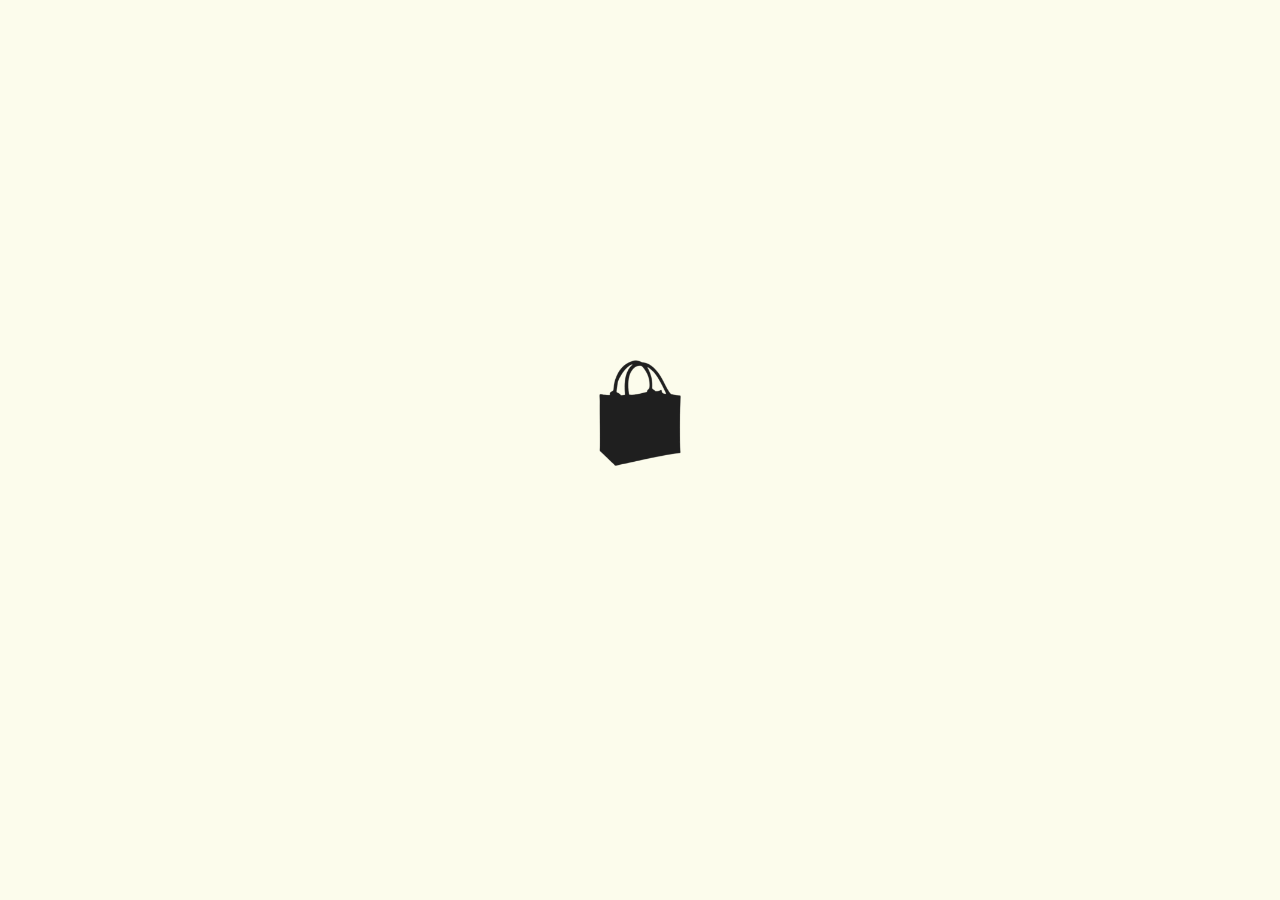
<file: basket-none.html>
<!DOCTYPE html>
<html lang="en">
    <head>
        <meta charset="UTF-8">
        <meta name="viewport" content="width=device-width, initial-scale=1.0">
        <title>Academix</title>
        <link href="https://cdn.jsdelivr.net/npm/bootstrap@5.3.3/dist/css/bootstrap.min.css" rel="stylesheet" integrity="sha384-QWTKZyjpPEjISv5WaRU9OFeRpok6YctnYmDr5pNlyT2bRjXh0JMhjY6hW+ALEwIH" crossorigin="anonymous">
        <script src="https://cdn.jsdelivr.net/npm/bootstrap@5.3.3/dist/js/bootstrap.bundle.min.js" integrity="sha384-YvpcrYf0tY3lHB60NNkmXc5s9fDVZLESaAA55NDzOxhy9GkcIdslK1eN7N6jIeHz" crossorigin="anonymous"></script>
        <link rel="stylesheet" href="https://cdnjs.cloudflare.com/ajax/libs/font-awesome/6.7.1/css/all.min.css" integrity="sha512-5Hs3dF2AEPkpNAR7UiOHba+lRSJNeM2ECkwxUIxC1Q/FLycGTbNapWXB4tP889k5T5Ju8fs4b1P5z/iB4nMfSQ==" crossorigin="anonymous" referrerpolicy="no-referrer" />
    <link rel="stylesheet" href="css/basket-none.css">
    
    </head>
<body>
  <div class="container">
    <div class="loader-box" id="loader">
          <div class="row d-flex justify-content-center align-items-center">
              <div class="loader-image col-4 col-sm-3 col-md-2 col-lg-2 col-xl-1">
                  <img src="image/bisiler/bags.png" alt="">
              </div>
              <div class="ruj-image col-4 col-sm-3 col-md-2 col-lg-2 col-xl-1" id="ruj">
                  <img src="image/bisiler/ruj.png" alt="">
              </div>
              <div class="book-image col-4 col-sm-3 col-md-2 col-lg-2 col-xl-1" id="book">
                  <img src="image/bisiler/book).png" alt="">
              </div>
              <div class="baget-image col-4 col-sm-3 col-md-2 col-lg-2 col-xl-1" id="baget">
                  <img src="image/bisiler/baget.png" alt="">
              </div>
              <div class="pencil-image col-sm-3 col-md-2 col-lg-2 col-4 col-xl-1" id="pencil">
                  <img src="image/bisiler/pencil.png" alt="">
              </div>
          </div>
        </div>
      </div>
    <div c lass="container-sm-fluid">
        <div class="row">
            <div class="col-3 col-lg-1 logo">
                <img src="image/logo/462405421_1052763809588442_5817094361318322125_n.jpg" alt="">
            </div>
            <div class="col-9 col-lg-11">
                <nav class="navbar navbar-expand-lg">
                    <div class="container">
                      <button class="navbar-toggler" type="button" data-bs-toggle="offcanvas" data-bs-target="#offcanvasNavbar" aria-controls="offcanvasNavbar">
                        <i class="fa-solid fa-bars" style="color: white;"></i>
                      </button>
                  
                      <div class="offcanvas offcanvas-end" tabindex="-1" id="offcanvasNavbar" aria-labelledby="offcanvasNavbarLabel">
                        <div class="offcanvas-header">
                          <h5 class="offcanvas-title" id="offcanvasNavbarLabel">                   <div class="sepet me-5 ms-2 mt-2">
                            <a href=""><i class="fa-solid fa-basket-shopping"></i><div class="nokta">1</div></a>
                           </div></h5>
                          <button type="button" class="btn-close" data-bs-dismiss="offcanvas" aria-label="Close"></button>
                        </div>
                        <div class="offcanvas-body">
                          <ul class="navbar-nav me-auto mb-2 mb-lg-0">
                            <li class="nav-item">
                              <a class="nav-link" aria-current="page" href="index.php">Store <i class="fa-solid fa-bag-shopping"></i></a>
                            </li>
                            <li class="nav-item">
                              <a class="nav-link" href="#">About us <i class="fa-solid fa-book"></i></a>
                            </li>
                            <li class="nav-item">
                              <a class="nav-link" href="#">Contact <i class="fa-solid fa-phone"></i></a>
                            </li>
                          </ul>
                          
                          <form class="d-flex" role="">
                            <div class="sepet me-5 ms-2 mt-2 d-none d-lg-block">
                                <a href=""><i class="fa-solid fa-basket-shopping"></i><div class="nokta">1</div></a>
                            </div>
                        </form>
                        
                        
                        </div>
                      </div>
                    </div>
                  </nav>
                  
            </div>
        </div>
        </div>
        ç<div class="container">
            <div class="row">
                <div class="basket-box col-12">
                    <div class="basket-product col-12">
<div class="row">
    <div class="visual col-5 col-lg-2 text-center">
        <div class="visual-image">  
            <i class="fa-solid fa-weight-hanging"></i>
        </div>
    </div>
    <div class="product-text col-7 col-lg-7 d-flex justify-content-center align-items-center">
        Tthere are no items in the basket
    </div>
    <div class="look-btn col-12 col-lg-3 mt-5 mt-lg-0 d-flex justify-content-center align-items-center">
       <a href="index.php"><button id="lookbtn">browse the bags <i id="eyes" class="fa-solid fa-face-smile-beam"></i></i><i id="face" class="fa-solid fa-face-grin-stars"></i></button>
       </div></a>
</div>
                    </div>
                </div>
            </div>
            <div class="row justify-content-center">
                <div class="total-price-box col-12">
                <div class="summary-text col-12 text-center">order summary</div>
                <div class="cizgi col-12 my-4"></div>
                <div class="row">
                    <div class="total-order col-5">number of products in cart:</div>
                    <div class="total-order col-2 text-center">0</div>
                </div>
                <div class="cizgi col-12 my-4"></div>
                <div class="row mb-4 mb-md-0">
                    <div class="total-order col-5">
                        total order amount:</div>
                    <div class="total-order col-2 text-center">€0</div>
                </div>
                </div>
                <div class="row me-lg-5 confirim">
                  <div class="confirm-order-btn col-12">
                    <a href=""><button>confirm order <i class="fa-solid fa-clipboard-check"></i></button></a>
                  </div>
                 </div>
            </div>
        </div>
        <script src="js/basket-none.js"></script>
</body>
</html>
</file>
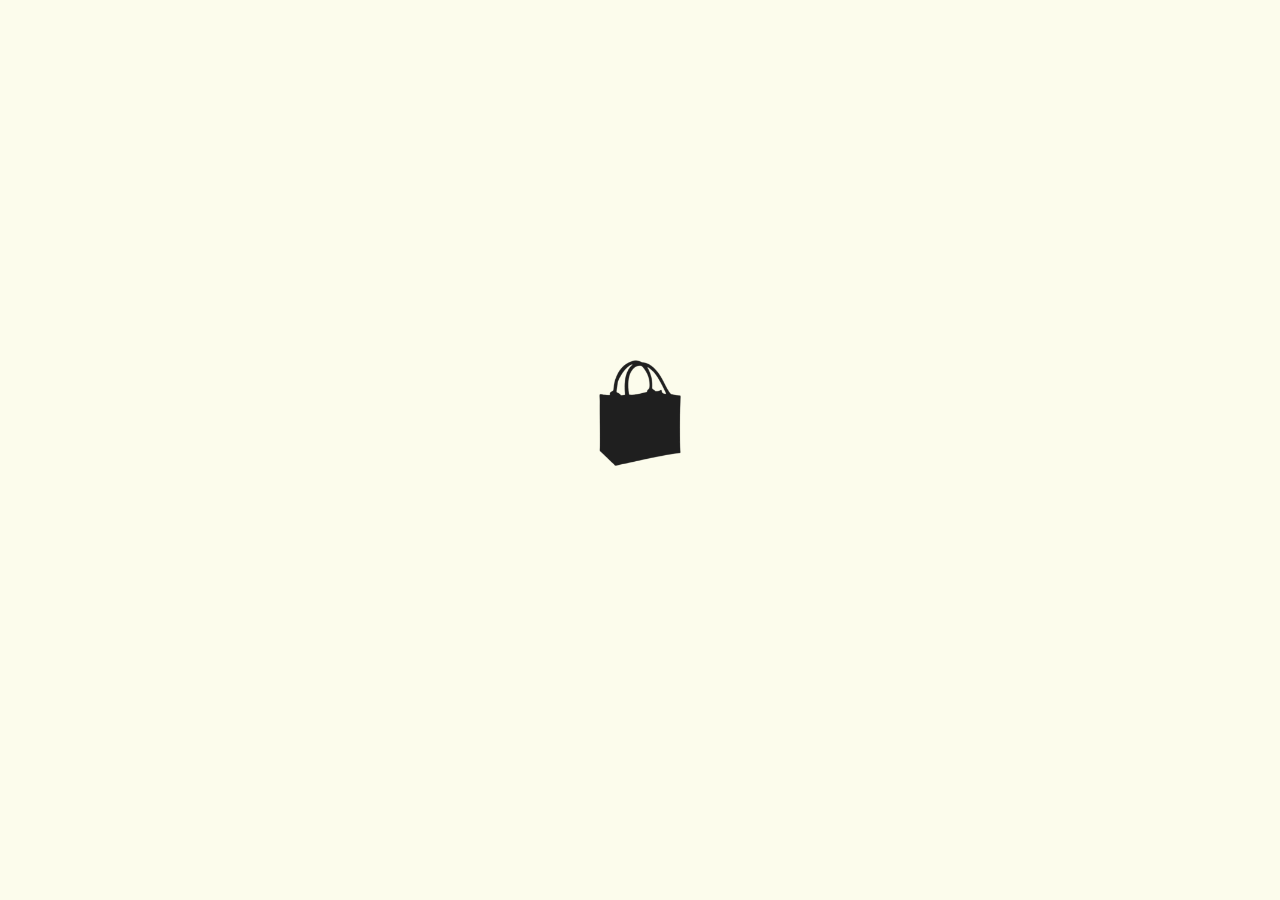
<file: basket.html>
<!DOCTYPE html>
<html lang="en">
    <head>
        <meta charset="UTF-8">
        <meta name="viewport" content="width=device-width, initial-scale=1.0">
        <title>Academix</title>
        <link href="https://cdn.jsdelivr.net/npm/bootstrap@5.3.3/dist/css/bootstrap.min.css" rel="stylesheet" integrity="sha384-QWTKZyjpPEjISv5WaRU9OFeRpok6YctnYmDr5pNlyT2bRjXh0JMhjY6hW+ALEwIH" crossorigin="anonymous">
        <script src="https://cdn.jsdelivr.net/npm/bootstrap@5.3.3/dist/js/bootstrap.bundle.min.js" integrity="sha384-YvpcrYf0tY3lHB60NNkmXc5s9fDVZLESaAA55NDzOxhy9GkcIdslK1eN7N6jIeHz" crossorigin="anonymous"></script>
        <link rel="stylesheet" href="https://cdnjs.cloudflare.com/ajax/libs/font-awesome/6.7.1/css/all.min.css" integrity="sha512-5Hs3dF2AEPkpNAR7UiOHba+lRSJNeM2ECkwxUIxC1Q/FLycGTbNapWXB4tP889k5T5Ju8fs4b1P5z/iB4nMfSQ==" crossorigin="anonymous" referrerpolicy="no-referrer" />
    <link rel="stylesheet" href="css/basket.css">
    
    </head>
<body>
  <div class="container">
    <div class="loader-box" id="loader">
          <div class="row d-flex justify-content-center align-items-center">
              <div class="loader-image col-4 col-sm-3 col-md-2 col-lg-2 col-xl-1">
                  <img src="image/bisiler/bags.png" alt="">
              </div>
              <div class="ruj-image col-4 col-sm-3 col-md-2 col-lg-2 col-xl-1" id="ruj">
                  <img src="image/bisiler/ruj.png" alt="">
              </div>
              <div class="book-image col-4 col-sm-3 col-md-2 col-lg-2 col-xl-1" id="book">
                  <img src="image/bisiler/book).png" alt="">
              </div>
              <div class="baget-image col-4 col-sm-3 col-md-2 col-lg-2 col-xl-1" id="baget">
                  <img src="image/bisiler/baget.png" alt="">
              </div>
              <div class="pencil-image col-sm-3 col-md-2 col-lg-2 col-4 col-xl-1" id="pencil">
                  <img src="image/bisiler/pencil.png" alt="">
              </div>
          </div>
        </div>
      </div>
      
    <div c lass="container-sm-fluid">
        <div class="row">
            <div class="col-3 col-lg-1 logo">
                <img src="image/logo/462405421_1052763809588442_5817094361318322125_n.jpg" alt="">
            </div>
            <div class="col-9 col-lg-11">
                <nav class="navbar navbar-expand-lg">
                    <div class="container">
                      <button class="navbar-toggler" type="button" data-bs-toggle="offcanvas" data-bs-target="#offcanvasNavbar" aria-controls="offcanvasNavbar">
                        <i class="fa-solid fa-bars" style="color: white;"></i>
                      </button>
                        
                      <div class="offcanvas offcanvas-end" tabindex="-1" id="offcanvasNavbar" aria-labelledby="offcanvasNavbarLabel">
                        <div class="offcanvas-header">
                          <h5 class="offcanvas-title" id="offcanvasNavbarLabel">                   <div class="sepet me-5 ms-2 mt-2">
                            <a href="#"><i class="fa-solid fa-basket-shopping"></i><div class="nokta">2</div></a>
                           </div></h5>
                          <button type="button" class="btn-close" data-bs-dismiss="offcanvas" aria-label="Close"></button>
                        </div>
                        <div class="offcanvas-body">
                          <ul class="navbar-nav me-auto mb-2 mb-lg-0">
                            <li class="nav-item">
                              <a class="nav-link" aria-current="page" href="index.html">Store <i class="fa-solid fa-bag-shopping"></i></a>
                            </li>
                            <li class="nav-item">
                              <a class="nav-link" href="#">About us <i class="fa-solid fa-book"></i></a>
                            </li>
                            <li class="nav-item">
                              <a class="nav-link" href="#">Contact <i class="fa-solid fa-phone"></i></a>
                            </li>
                          </ul>
                          
                          <form class="d-flex" role="">
                            <div class="sepet me-5 ms-2 mt-2 d-none d-lg-block">
                                <a href="#"><i class="fa-solid fa-basket-shopping"></i><div class="nokta">2</div></a>
                            </div>
                        </form>
                        
                        
                        </div>
                      </div>
                    </div>
                  </nav>
                  
            </div>
        </div>
        </div>
        <div class="container">
            <div class="row">
                <div class="rubbish text-end mb-2">
                    <button><i class="fa-solid fa-trash-can"></i></button>
                </div>
            </div>
            <div class="row mt-3">
                <div class="basket-box col-12">
                  <div class="basket-product col-12">
                    <div class="row">
                      <div class="select-box col-2 d-flex align-items-center justify-content-center">
                        <button class="select-btn"> <i class="fa-solid fa-check check"></i></button>
                      </div>
                      <div class="visual col-4 col-lg-2">
                        <div class="visual-image">
                          <img src="image/products/b3-S.jpg" alt="">
                        </div>
                      </div>
                      <div class="product-text col-5 col-lg-5 d-flex align-items-center">
                        black large strap straw bag with beads and ribbons
                      </div>
                      <div class="price-text col-12 col-lg-2 mt-lg-0 d-flex justify-content-center align-items-center">
                        €15.50
                      </div>
                    </div>
                  </div>
                </div>
              </div>
              <div class="row mt-3">
                <div class="basket-box col-12">
                  <div class="basket-product col-12">
                    <div class="row">
                      <div class="select-box col-2 d-flex align-items-center justify-content-center">
                        <button class="select-btn"> <i class="fa-solid fa-check check"></i></button>
                      </div>
                      <div class="visual col-4 col-lg-2">
                        <div class="visual-image">
                          <img src="image/products/b3-S.jpg" alt="">
                        </div>
                      </div>
                      <div class="product-text col-5 col-lg-5 d-flex align-items-center">
                        black large strap straw bag with beads and ribbons
                      </div>
                      <div class="price-text col-12 col-lg-2 mt-lg-0 d-flex justify-content-center align-items-center">
                        €15.50
                      </div>
                    </div>
                  </div>
                </div>
              </div>
              
              

                <div class="row justify-content-center">
                    <div class="total-price-box col-12">
                    <div class="summary-text col-12 text-center">order summary</div>
                    <div class="cizgi col-12 my-4"></div>
                    <div class="row">
                        <div class="total-order col-5">number of products in cart:</div>
                        <div class="total-order col-2 text-center">0</div>
                    </div>
                    <div class="cizgi col-12 my-4"></div>
                    <div class="row mb-4 mb-md-0">
                        <div class="total-order col-5">
                            total order amount:</div>
                        <div class="total-order col-2 text-center">€0</div>
                    </div>
                    </div>
                    <div class="row me-lg-5 confirim">
                      <div class="confirm-order-btn col-12">
                        <a href="order-form.html"><button>confirm order <i class="fa-solid fa-clipboard-check"></i></button></a>
                      </div>
                     </div>
                </div>
            </div>
            
            
        <script src="js/basket.js"></script>
</body>
</html>
</file>
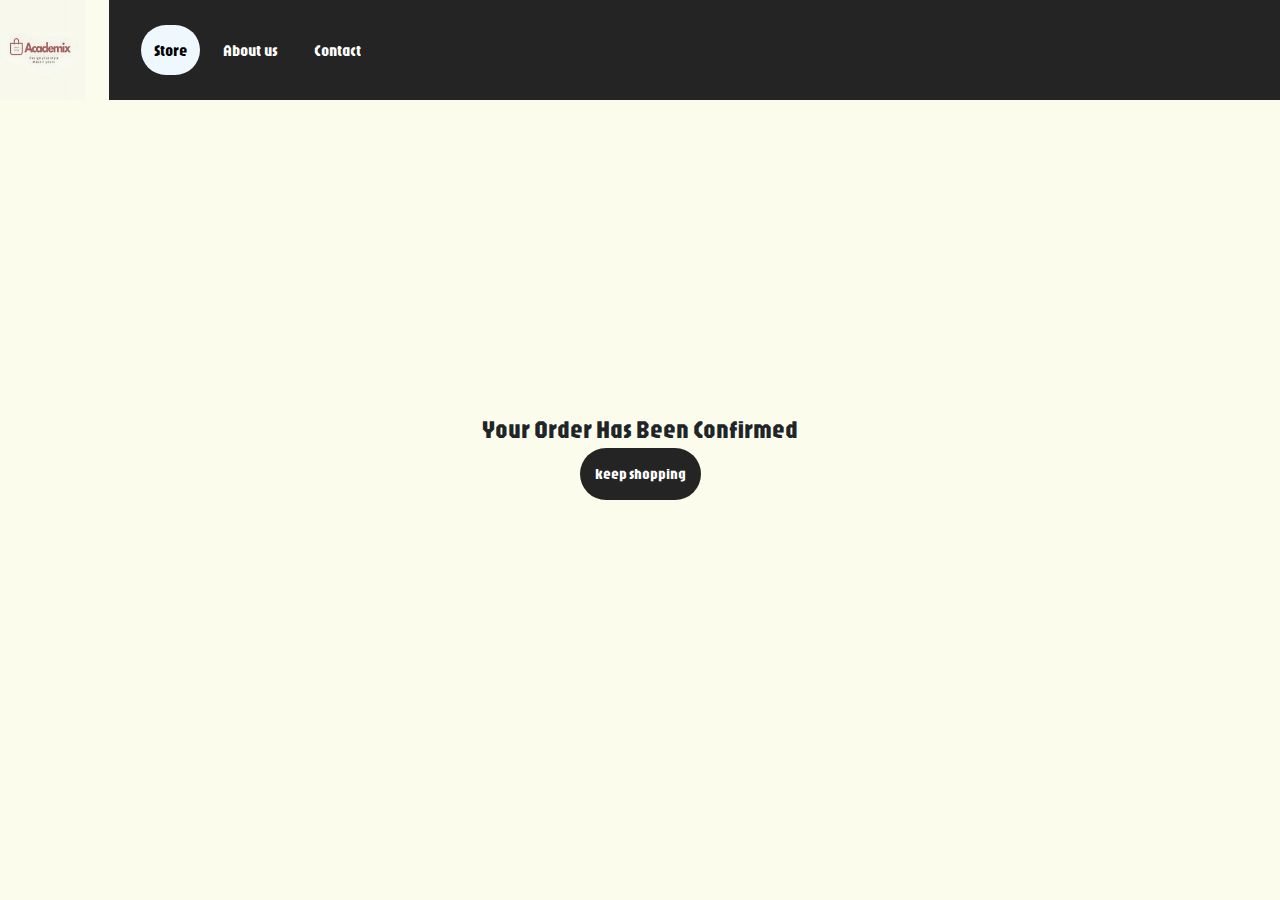
<file: confirim.html>
<!DOCTYPE html>
<html lang="en">
    <head>
        <meta charset="UTF-8">
        <meta name="viewport" content="width=device-width, initial-scale=1.0">
        <title>Academix</title>
        <link href="https://cdn.jsdelivr.net/npm/bootstrap@5.3.3/dist/css/bootstrap.min.css" rel="stylesheet" integrity="sha384-QWTKZyjpPEjISv5WaRU9OFeRpok6YctnYmDr5pNlyT2bRjXh0JMhjY6hW+ALEwIH" crossorigin="anonymous">
        <script src="https://cdn.jsdelivr.net/npm/bootstrap@5.3.3/dist/js/bootstrap.bundle.min.js" integrity="sha384-YvpcrYf0tY3lHB60NNkmXc5s9fDVZLESaAA55NDzOxhy9GkcIdslK1eN7N6jIeHz" crossorigin="anonymous"></script>
        <link rel="stylesheet" href="https://cdnjs.cloudflare.com/ajax/libs/font-awesome/6.7.1/css/all.min.css" integrity="sha512-5Hs3dF2AEPkpNAR7UiOHba+lRSJNeM2ECkwxUIxC1Q/FLycGTbNapWXB4tP889k5T5Ju8fs4b1P5z/iB4nMfSQ==" crossorigin="anonymous" referrerpolicy="no-referrer" />
    <link rel="stylesheet" href="css/confirim.css">
    
    </head>
<body>
    <div class="container">
        <div class="loader-box" id="loader">
              <div class="row d-flex justify-content-center align-items-center">
                  <div class="loader-image col-4 col-sm-3 col-md-2 col-lg-2 col-xl-1">
                      <img src="image/bisiler/bags.png" alt="">
                  </div>
                  <div class="ruj-image col-4 col-sm-3 col-md-2 col-lg-2 col-xl-1" id="ruj">
                      <img src="image/bisiler/ruj.png" alt="">
                  </div>
                  <div class="book-image col-4 col-sm-3 col-md-2 col-lg-2 col-xl-1" id="book">
                      <img src="image/bisiler/book).png" alt="">
                  </div>
                  <div class="baget-image col-4 col-sm-3 col-md-2 col-lg-2 col-xl-1" id="baget">
                      <img src="image/bisiler/baget.png" alt="">
                  </div>
                  <div class="pencil-image col-sm-3 col-md-2 col-lg-2 col-4 col-xl-1" id="pencil">
                      <img src="image/bisiler/pencil.png" alt="">
                  </div>
              </div>
            </div>
          </div>
      <div c lass="container-sm-fluid">
      <div class="row">
          <div class="col-3 col-lg-1 logo">
              <img src="image/logo/462405421_1052763809588442_5817094361318322125_n.jpg" alt="">
          </div>
          <div class="col-9 col-lg-11">
              <nav class="navbar navbar-expand-lg">
                  <div class="container">
                    <button class="navbar-toggler" type="button" data-bs-toggle="offcanvas" data-bs-target="#offcanvasNavbar" aria-controls="offcanvasNavbar">
                      <i class="fa-solid fa-bars" style="color: white;"></i>
                    </button>
                
                    <div class="offcanvas offcanvas-end" tabindex="-1" id="offcanvasNavbar" aria-labelledby="offcanvasNavbarLabel">
                      <div class="offcanvas-header">
                        <h5 class="offcanvas-title" id="offcanvasNavbarLabel">                   <div class="sepet me-5 ms-2 mt-2">
                          <a href=""><i class="fa-solid fa-basket-shopping"></i></a>
                         </div></h5>
                        <button type="button" class="btn-close" data-bs-dismiss="offcanvas" aria-label="Close"></button>
                      </div>
                      <div class="offcanvas-body">
                        <ul class="navbar-nav me-auto mb-2 mb-lg-0">
                          <li class="nav-item activ">
                            <a class="nav-link text-black" aria-current="page" href="#">Store <i class="fa-solid fa-bag-shopping"></i></a>
                          </li>
                          <li class="nav-item">
                            <a class="nav-link" href="#">
                              About us <i class="fa-solid fa-book"></i></a>
                          </li>
                          <li class="nav-item">
                              <a class="nav-link" href="#">Contact <i class="fa-solid fa-phone"></i></a>
                            </li>
        
      
      
                        </ul>
                        <form class="d-flex" role="">
                          <div class="sepet me-5 ms-2 mt-2 d-none d-lg-block">
                              <a href="basket.html"><i class="fa-solid fa-basket-shopping"></i></a>
                          </div>
                          
                      </form>
                      
                      
                      </div>
                    </div>
                  </div>
                </nav>
                
          </div>
      </div>
      </div>

      <div class="container">
        <div class="row d-flex justify-content-center">
            <div class="col-12 confirim-order">
                <div class="confirim-img col-12 text-center">
                    <i class="fa-solid fa-clipboard-check"></i>
                </div>
                <div class="confirim-text text-center">
                    your order has been confirmed 
                </div>
                <div class="confirim-button col-12 text-center">
                    <a href="index.html"><button>keep shopping <i class="fa-solid fa-basket-shopping"></i></button></a>
                </div>
            </div>
        </div>
      </div>
      <script src="js/confirim.js"></script>
</body>
</html>
</file>
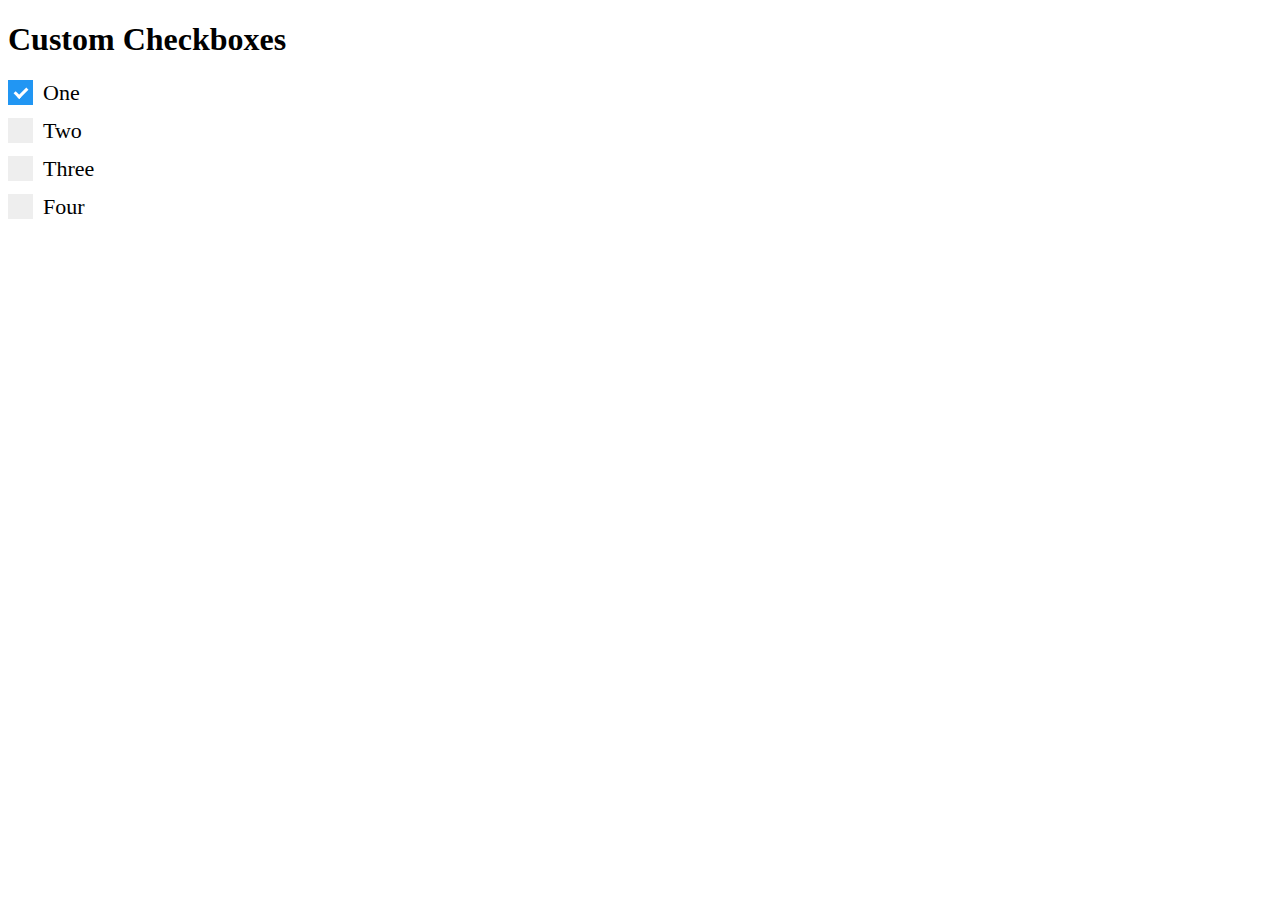
<file: deneme.html>
<!DOCTYPE html>
<html>
<style>
/* The container */
.container {
  display: block;
  position: relative;
  padding-left: 35px;
  margin-bottom: 12px;
  cursor: pointer;
  font-size: 22px;
  -webkit-user-select: none;
  -moz-user-select: none;
  -ms-user-select: none;
  user-select: none;
}

/* Hide the browser's default checkbox */
.container input {
  position: absolute;
  opacity: 0;
  cursor: pointer;
  height: 0;
  width: 0;
}

/* Create a custom checkbox */
.checkmark {
  position: absolute;
  top: 0;
  left: 0;
  height: 25px;
  width: 25px;
  background-color: #eee;
}

/* On mouse-over, add a grey background color */
.container:hover input ~ .checkmark {
  background-color: #ccc;
}

/* When the checkbox is checked, add a blue background */
.container input:checked ~ .checkmark {
  background-color: #2196F3;
}

/* Create the checkmark/indicator (hidden when not checked) */
.checkmark:after {
  content: "";
  position: absolute;
  display: none;
}

/* Show the checkmark when checked */
.container input:checked ~ .checkmark:after {
  display: block;
}

/* Style the checkmark/indicator */
.container .checkmark:after {
  left: 9px;
  top: 5px;
  width: 5px;
  height: 10px;
  border: solid white;
  border-width: 0 3px 3px 0;
  -webkit-transform: rotate(45deg);
  -ms-transform: rotate(45deg);
  transform: rotate(45deg);
}
</style>
<body>

<h1>Custom Checkboxes</h1>
<label class="container">One
  <input type="checkbox" checked="checked">
  <span class="checkmark"></span>
</label>
<label class="container">Two
  <input type="checkbox">
  <span class="checkmark"></span>
</label>
<label class="container">Three
  <input type="checkbox">
  <span class="checkmark"></span>
</label>
<label class="container">Four
  <input type="checkbox">
  <span class="checkmark"></span>
</label>

</body>
</html>
</file>
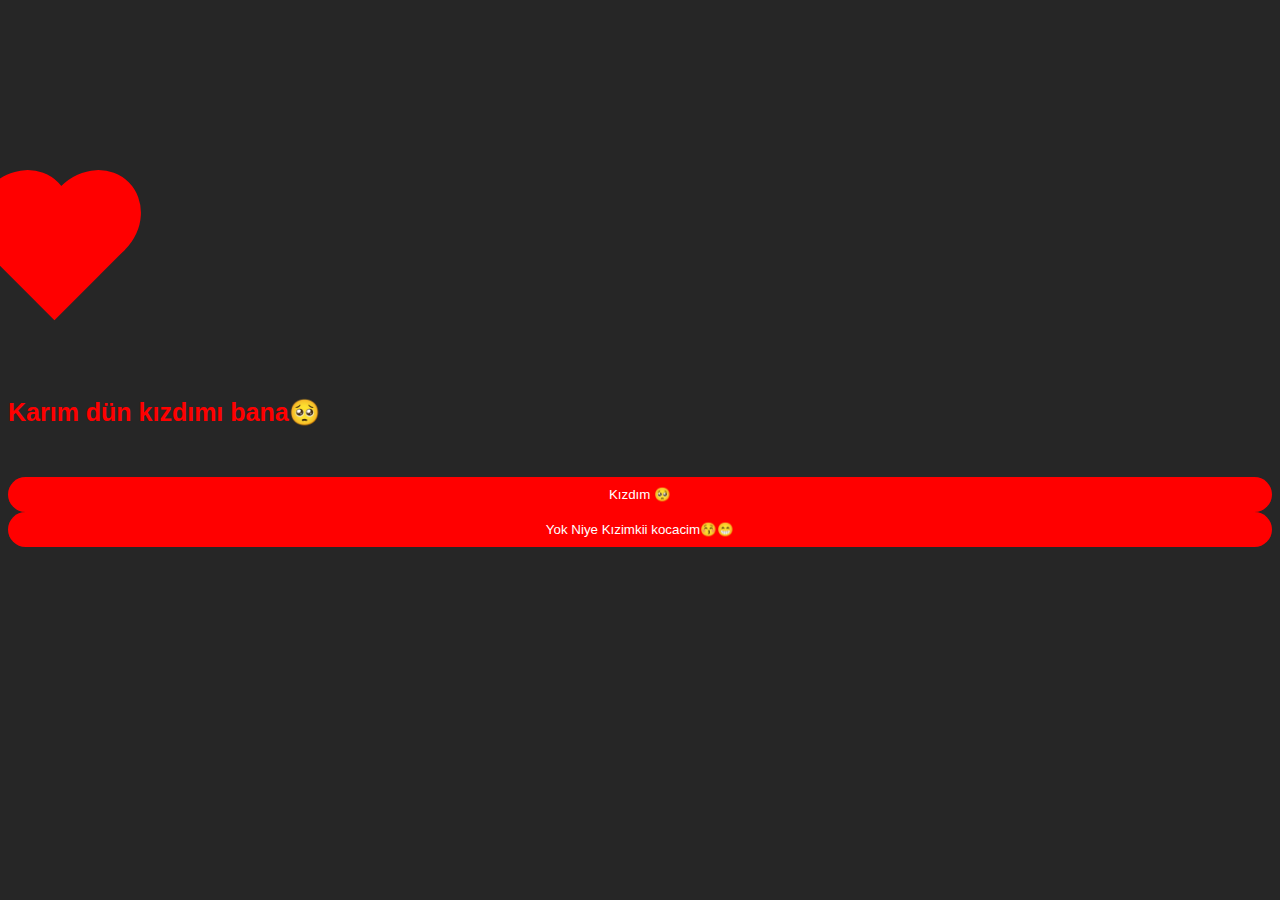
<file: kizdinmi.html>
<!DOCTYPE html>
<html lang="en">
<head>
    <meta charset="UTF-8">
    <meta name="viewport" content="width=device-width, initial-scale=1.0">
    <title>Document</title>
    <link href="https://cdn.jsdelivr.net/npm/bootstrap@5.3.6/dist/css/bootstrap.min.css" rel="stylesheet" integrity="sha384-4Q6Gf2aSP4eDXB8Miphtr37CMZZQ5oXLH2yaXMJ2w8e2ZtHTl7GptT4jmndRuHDT" crossorigin="anonymous">
    <script src="https://cdn.jsdelivr.net/npm/bootstrap@5.3.6/dist/js/bootstrap.bundle.min.js" integrity="sha384-j1CDi7MgGQ12Z7Qab0qlWQ/Qqz24Gc6BM0thvEMVjHnfYGF0rmFCozFSxQBxwHKO" crossorigin="anonymous"></script>
    <link rel="preconnect" href="https://fonts.googleapis.com">
    <link rel="stylesheet" href="affet.css">
</head>
<body>
    <div class="container-fluid">
     <div class="row justify-content-center">
            <div class="heart"></div>   
          <div class="baslik col-12 text-center" id="azseviyo">
            Karım dün kızdımı bana🥺
        </div>

            </div>
            <div class="row">
                <div class="col-12">
                      <div class="row">
                   <div class="buttonlar col 12">
                        <div class="row justify-content-center">
                            <div class="button-item col-6" id="seviyom">
                                <button type="button">Kızdım 🥺</button>
                            </div>
                         <div class="button-item col-6">
                                <a href="odul.html"><button type="button">Yok Niye Kızimkii kocacim😚😁</button></a>
                            </div>
                        </div>
                  </div>
                      </div>
                </div>
            </div>
    </div>
    <script>
         const button = document.getElementById('seviyom');

    button.addEventListener('click', () => {
      document.getElementById("azseviyo").innerText="Basamazsınkiiiii😁";
      const maxX = window.innerWidth - button.offsetWidth;
      const maxY = window.innerHeight - button.offsetHeight;

      const randomX = Math.floor(Math.random() * maxX);
      const randomY = Math.floor(Math.random() * maxY);

      button.style.left = `${randomX}px`;
      button.style.top = `${randomY}px`;
    }); 
    </script>
</body>
</html>
</file>
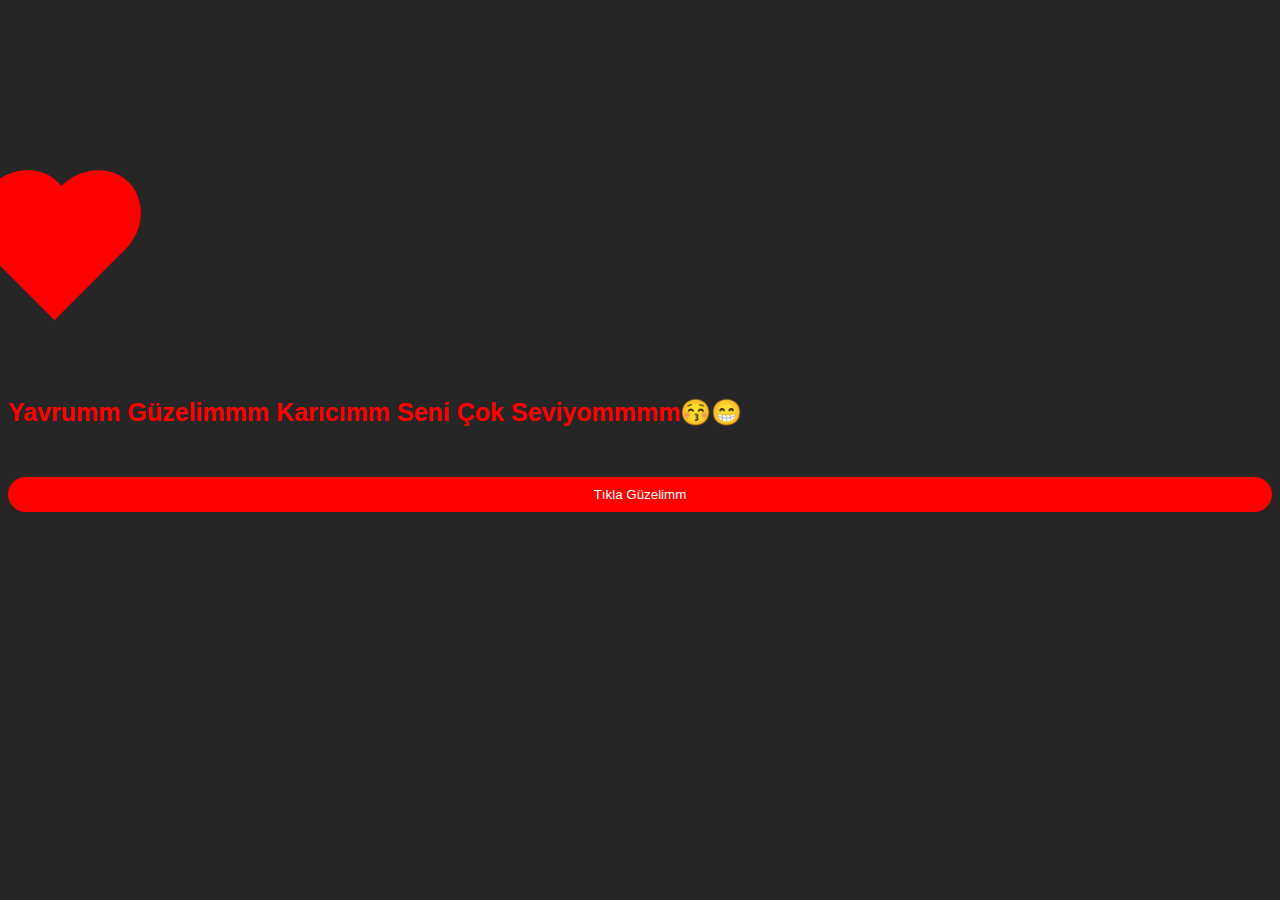
<file: odul.html>
<!DOCTYPE html>
<html lang="en">
<head>
    <meta charset="UTF-8">
    <meta name="viewport" content="width=device-width, initial-scale=1.0">
    <title>Document</title>
    <link href="https://cdn.jsdelivr.net/npm/bootstrap@5.3.6/dist/css/bootstrap.min.css" rel="stylesheet" integrity="sha384-4Q6Gf2aSP4eDXB8Miphtr37CMZZQ5oXLH2yaXMJ2w8e2ZtHTl7GptT4jmndRuHDT" crossorigin="anonymous">
    <script src="https://cdn.jsdelivr.net/npm/bootstrap@5.3.6/dist/js/bootstrap.bundle.min.js" integrity="sha384-j1CDi7MgGQ12Z7Qab0qlWQ/Qqz24Gc6BM0thvEMVjHnfYGF0rmFCozFSxQBxwHKO" crossorigin="anonymous"></script>
    <link rel="preconnect" href="https://fonts.googleapis.com">
    <link rel="stylesheet" href="affet.css">
</head>
<body>
    <div class="container-fluid">
     <div class="row justify-content-center">
            <div class="heart"></div>   
          <div class="baslik col-12 text-center" id="azseviyo">
            Yavrumm Güzelimmm Karıcımm Seni Çok Seviyommmm😚😁
        </div>

            </div>
            <div class="row">
                <div class="col-12">
                      <div class="row">
                   <div class="buttonlar col 12">
                        <div class="row justify-content-center">
                            <div class="button-item col-10" id="seviyom">
                                <a href="https://music.youtube.com/watch?v=Lx7kLvkPnCk&si=WSqEykBeEnRUoYPD"><button type="button" id="tikla">Tıkla Güzelimm</button></a>
                            </div>
                        </div>
                  </div>
                      </div>
                </div>
            </div>
    </div>
    <script>
         const button = document.getElementById('tikla');

    button.addEventListener('click', () => {
      alert("Gülen Ağzını Yerim");
    }); 
    </script>
</body>
</html>
</file>
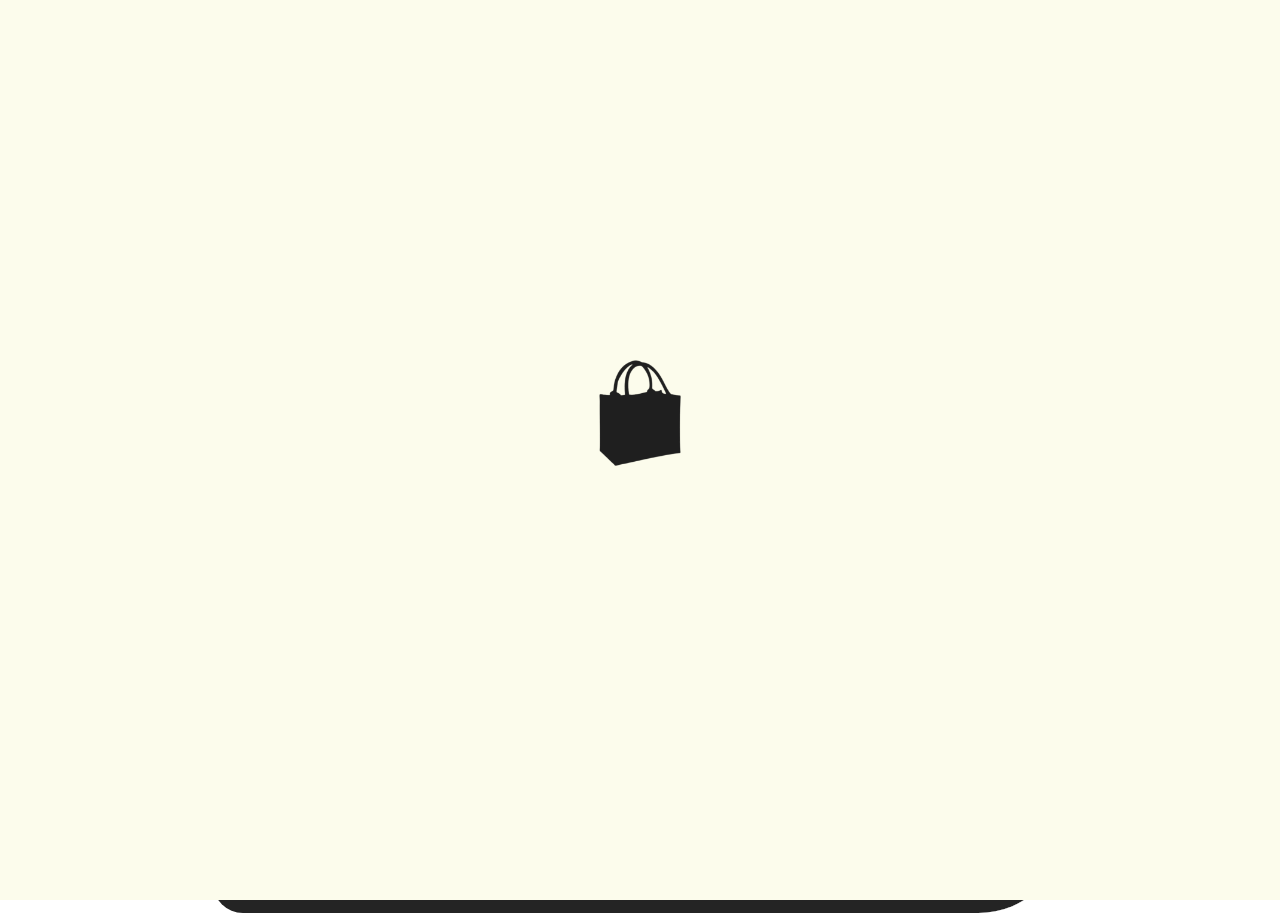
<file: order-form.html>
<!DOCTYPE html>
<html lang="en">

<head>
  <meta charset="UTF-8">
  <meta name="viewport" content="width=device-width, initial-scale=1.0">
  <title>Academix</title>
  <link href="https://cdn.jsdelivr.net/npm/bootstrap@5.3.3/dist/css/bootstrap.min.css" rel="stylesheet"
    integrity="sha384-QWTKZyjpPEjISv5WaRU9OFeRpok6YctnYmDr5pNlyT2bRjXh0JMhjY6hW+ALEwIH" crossorigin="anonymous">
  <script src="https://cdn.jsdelivr.net/npm/bootstrap@5.3.3/dist/js/bootstrap.bundle.min.js"
    integrity="sha384-YvpcrYf0tY3lHB60NNkmXc5s9fDVZLESaAA55NDzOxhy9GkcIdslK1eN7N6jIeHz"
    crossorigin="anonymous"></script>
  <link rel="stylesheet" href="https://cdnjs.cloudflare.com/ajax/libs/font-awesome/6.7.1/css/all.min.css"
    integrity="sha512-5Hs3dF2AEPkpNAR7UiOHba+lRSJNeM2ECkwxUIxC1Q/FLycGTbNapWXB4tP889k5T5Ju8fs4b1P5z/iB4nMfSQ=="
    crossorigin="anonymous" referrerpolicy="no-referrer" />
  <link rel="stylesheet" href="css/order-form.css">

</head>

<body>
  <div class="container">
    <div class="loader-box" id="loader">
      <div class="row d-flex justify-content-center align-items-center">
        <div class="loader-image col-4 col-sm-3 col-md-2 col-lg-2 col-xl-1">
          <img src="image/bisiler/bags.png" alt="">
        </div>
        <div class="ruj-image col-4 col-sm-3 col-md-2 col-lg-2 col-xl-1" id="ruj">
          <img src="image/bisiler/ruj.png" alt="">
        </div>
        <div class="book-image col-4 col-sm-3 col-md-2 col-lg-2 col-xl-1" id="book">
          <img src="image/bisiler/book).png" alt="">
        </div>
        <div class="baget-image col-4 col-sm-3 col-md-2 col-lg-2 col-xl-1" id="baget">
          <img src="image/bisiler/baget.png" alt="">
        </div>
        <div class="pencil-image col-sm-3 col-md-2 col-lg-2 col-4 col-xl-1" id="pencil">
          <img src="image/bisiler/pencil.png" alt="">
        </div>
      </div>
    </div>
  </div>
  <div class="modal fade" id="exampleModal" tabindex="-1" aria-labelledby="exampleModalLabel" aria-hidden="true">
    <div class="modal-dialog modal-dialog-centered">
      <div class="modal-content">
        <div class="modal-header">
          <h1 class="modal-title fs-5" id="exampleModalLabel">Enter the code sent to your e-mail address</h1>
          <button type="button" class="btn-close" data-bs-dismiss="modal" aria-label="Close"></button>
        </div>
        <div class="modal-body">
          <form>
            <div class="mb-3">
              <label for="recipient-name" class="col-form-label">enter the code:</label>
              <input type="text" class="form-control" id="recipient-name">
            </div>
          </form>
        </div>
        <div class="modal-footer">
          <button type="button" class="btn btn-secondary" data-bs-dismiss="modal">Close</button>
          <button type="button" class="btn btn-primary">Send message</button>
        </div>
      </div>
    </div>
  </div>
<div class="modal fade" id="exampleModal" tabindex="-1" aria-labelledby="exampleModalLabel" aria-hidden="true">
  <div class="modal-dialog modal-dialog-centered"> <!-- Buraya modal-dialog-centered eklendi -->
    <div class="modal-content">
      <div class="modal-header">
        <h1 class="modal-title fs-5" id="exampleModalLabel">Please do not leave empty space</h1>
        <button type="button" class="btn-close" data-bs-dismiss="modal" aria-label="Close"></button>
      </div>
      <div class="modal-footer">
        <button type="button" class="btn btn-secondary" data-bs-dismiss="modal">Close</button>
      </div>
    </div>
  </div>
</div>

  <div c lass="container-sm-fluid">
    <div class="row">
      <div class="col-3 col-lg-1 logo">
        <img src="image/logo/462405421_1052763809588442_5817094361318322125_n.jpg" alt="">
      </div>
      <div class="col-9 col-lg-11">
        <nav class="navbar navbar-expand-lg">
          <div class="container">
            <button class="navbar-toggler" type="button" data-bs-toggle="offcanvas" data-bs-target="#offcanvasNavbar"
              aria-controls="offcanvasNavbar">
              <i class="fa-solid fa-bars" style="color: white;"></i>
            </button>

            <div class="offcanvas offcanvas-end" tabindex="-1" id="offcanvasNavbar"
              aria-labelledby="offcanvasNavbarLabel">
              <div class="offcanvas-header">
                <h5 class="offcanvas-title" id="offcanvasNavbarLabel">
                  <div class="sepet me-5 ms-2 mt-2">
                    <a href=""><i class="fa-solid fa-basket-shopping"></i></a>
                  </div>
                </h5>
                <button type="button" class="btn-close" data-bs-dismiss="offcanvas" aria-label="Close"></button>
              </div>
              <div class="offcanvas-body">
                <ul class="navbar-nav me-auto mb-2 mb-lg-0">
                  <li class="nav-item">
                    <a href="index.html" class="nav-link" aria-current="page" href="#">Store <i class="fa-solid fa-bag-shopping"></i></a>
                  </li>
                  <li class="nav-item">
                    <a class="nav-link" href="#">
                      About us <i class="fa-solid fa-book"></i></a>
                  </li>
                  <li class="nav-item">
                    <a class="nav-link" href="#">Contact <i class="fa-solid fa-phone"></i></a>
                  </li>



                </ul>
                <form class="d-flex" role="">
                  <div class="sepet me-5 ms-2 mt-2 d-none d-lg-block">
                    <a href="basket.html"><i class="fa-solid fa-basket-shopping"></i></a>
                  </div>

                </form>


              </div>
            </div>
          </div>
        </nav>

      </div>
    </div>
  </div>
  <div class="container">
    <div class="row justify-content-center mt-sm-5">
      
      <div class="col-12 col-sm-8 col-md-8 col-lg-6 form-box">
        <div class="row mt-5 mb-5 justify-content-center">
          <div class="text-box col-5">
            <input type="text" placeholder="Name">
          </div>
          <div class="text-box col-5">
            <input type="text" placeholder="First Name  ">
          </div>
        </div>
        <div class="row mt-5 mb-5 justify-content-center">
          <div class="text-box col-10">
            <input type="text" placeholder="Mail Adress">
          </div>
        </div>
        <div class="row mt-5 mb-5 justify-content-center">
          <div class="text-box col-10">
            <input type="text" placeholder="Phone Number">
          </div>
        </div>
        <div class="row mt-5 mb-5 justify-content-center">
          <div class="text-box col-5">
            <input type="text" placeholder="City">
          </div>
          <div class="text-box col-5">
            <input type="text" placeholder="district">
          </div>
        </div>
        <div class="row mt-5 mb-5 justify-content-center">
          <div class="text-box col-10">
            <textarea name="" id="" placeholder="Adress"></textarea>
          </div>
        </div>
        <div class="row mt-5 mb-5 justify-content-center">
          <div class="text-box col-10">
            <input type="text" placeholder="postcode">
          </div>
          
        </div>
        
        <div class="row mb-5 justify-content-center">
          <div class="form-button col-10 text-center">
            <a href="confirim.html"><button>confirm order</button></a>
          </div>
        </div>
      </div>
      <div class="col-12 col-sm-4 col-md-4 col-lg-3 mt-0 mt-sm-0">
        <div class="row">
          <div class="col-12 basket-product">
            <div class="scroll-btn">
              <div class="bottom-btn">
                <button id="top"><i class="fa-solid fa-chevron-up"></i></button>
              </div>
              <div class="bottom-btn">
                <button id="bottom"><i class="fa-solid fa-chevron-down"></i></button>
              </div>
            </div>
            <div class="scroll-box">
            <div class="row justify-content-center mt-5">
              <div class="product-box col-12 col-sm-10 col-md-8 col-lg-8">
                <div class="row justify-content-center">
                  <div class="basket-product-image col-10">
                    <img src="image/products/b3-S.jpg" alt="">
                  </div>
                  <div class="basket-product-text col-12 text-center">
                    €15.50
                  </div>
                </div>
              </div>

            </div>
            <div class="row justify-content-center mt-5">
              <div class="product-box col-12 col-sm-10 col-md-8 col-lg-8">
                <div class="row justify-content-center">
                  <div class="basket-product-image col-10">
                    <img src="image/products/b3-S.jpg" alt="">
                  </div>
                  <div class="basket-product-text col-12 text-center">
                    €15.50
                  </div>
                </div>
              </div>

            </div>
            <div class="row justify-content-center mt-5">
              <div class="product-box col-12 col-sm-10 col-md-8 col-lg-8">
                <div class="row justify-content-center">
                  <div class="basket-product-image col-10">
                    <img src="image/products/b3-S.jpg" alt="">
                  </div>
                  <div class="basket-product-text col-12 text-center">
                    €15.50
                  </div>
                </div>
              </div>
            </div>
            <div class="row justify-content-center mt-5">
              <div class="product-box col-12 col-sm-10 col-md-8 col-lg-8">
                <div class="row justify-content-center">
                  <div class="basket-product-image col-10">
                    <img src="image/products/b3-S.jpg" alt="">
                  </div>
                  <div class="basket-product-text col-12 text-center">
                    €15.50
                  </div>
                </div>
              </div>
            </div>
          </div>
        </div>
        </div>
        <div class="row justify-content-center">
        <div class="total-price col-12">
          <div class="total-text col-12 text-center mt-2">
            items in cart(4)
          </div>
          <div class="total-text col-12 text-center mt-2">
            total order amount:€0
          </div>
        </div>
        </div>
      </div>
    </div>
  </div>
  <script src="js/order-form.js"></script>
</body>

</html>
</file>
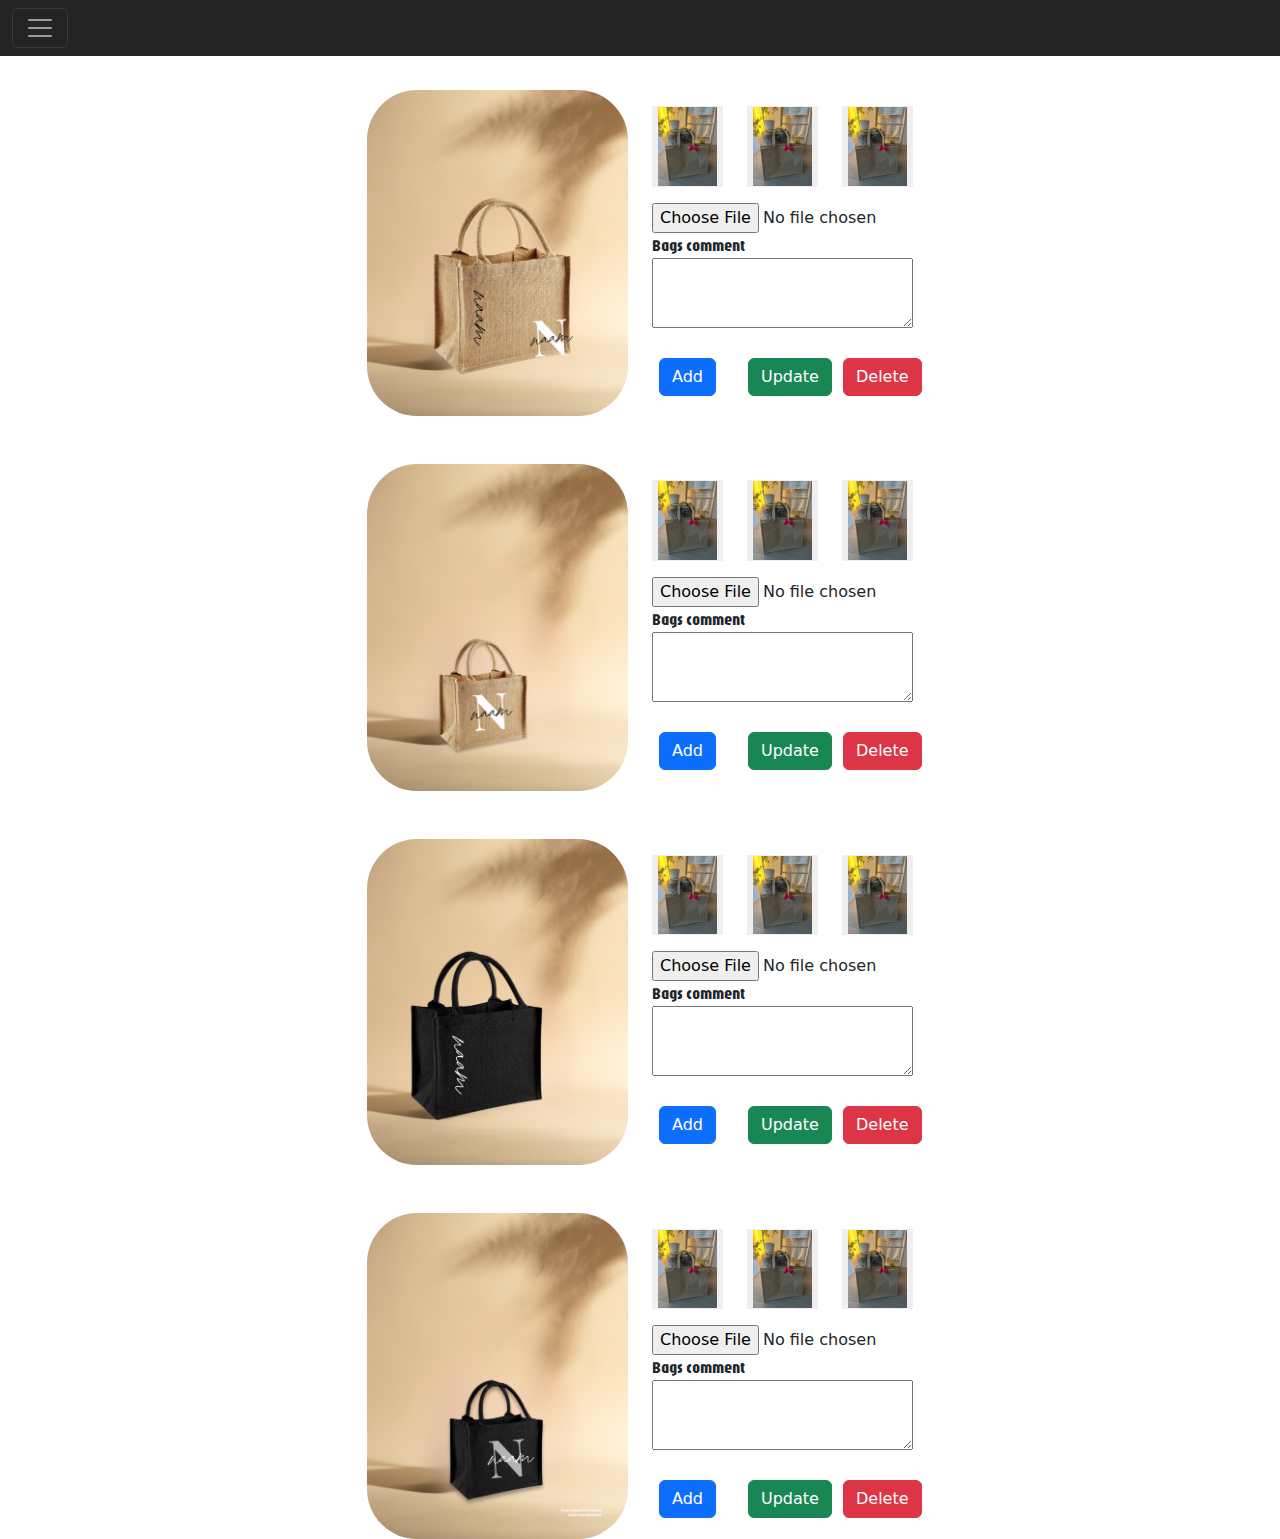
<file: admin/admin.html>
<!DOCTYPE html>
<html lang="en">
    <head>
        <meta charset="UTF-8">
        <meta name="viewport" content="width=device-width, initial-scale=1.0">
        <title>Academix</title>
        <link href="https://cdn.jsdelivr.net/npm/bootstrap@5.3.3/dist/css/bootstrap.min.css" rel="stylesheet" integrity="sha384-QWTKZyjpPEjISv5WaRU9OFeRpok6YctnYmDr5pNlyT2bRjXh0JMhjY6hW+ALEwIH" crossorigin="anonymous">
        <script src="https://cdn.jsdelivr.net/npm/bootstrap@5.3.3/dist/js/bootstrap.bundle.min.js" integrity="sha384-YvpcrYf0tY3lHB60NNkmXc5s9fDVZLESaAA55NDzOxhy9GkcIdslK1eN7N6jIeHz" crossorigin="anonymous"></script>
        <link rel="stylesheet" href="https://cdnjs.cloudflare.com/ajax/libs/font-awesome/6.7.1/css/all.min.css" integrity="sha512-5Hs3dF2AEPkpNAR7UiOHba+lRSJNeM2ECkwxUIxC1Q/FLycGTbNapWXB4tP889k5T5Ju8fs4b1P5z/iB4nMfSQ==" crossorigin="anonymous" referrerpolicy="no-referrer" />
    <link rel="stylesheet" href="css/admin.css">
    </head>
<body>
    <nav class="navbar navbar-dark fixed-top">
        <div class="container-fluid">
          <button class="navbar-toggler" type="button" data-bs-toggle="offcanvas" data-bs-target="#offcanvasDarkNavbar" aria-controls="offcanvasDarkNavbar" aria-label="Toggle navigation">
            <span class="navbar-toggler-icon"></span>
          </button>
          <div class="offcanvas offcanvas-start" tabindex="-1" id="offcanvasDarkNavbar" aria-labelledby="offcanvasDarkNavbarLabel">
            <div class="offcanvas-header">
              <h5 class="offcanvas-title" id="offcanvasDarkNavbarLabel"><img src="../image/logo/462405421_1052763809588442_5817094361318322125_n.jpg" alt=""></h5>
              <button type="button" class="btn-close btn-close-white" data-bs-dismiss="offcanvas" aria-label="Close"></button>
            </div>
            <div class="offcanvas-body">
              <ul class="navbar-nav justify-content-end flex-grow-1 pe-3">
                <li class="nav-item">
                  <a class="nav-link text-black" aria-current="page" href="#"><i class="fa-solid fa-user"></i> account</a>
                </li>
                <li class="nav-item activ">
                  <a class="nav-link text-black" href="#"><i class="fa-solid fa-bag-shopping"></i> products</a>
                </li>
              </ul>
            </div>
          </div>
        </div>
      </nav>

    
      <div class="container">
        <div class="row justify-content-center bags">
            <div class="bags-box col-12 col-sm-8 col-md-6 col-lg-4 col-xl-3">
                <div class="bags-image">
                    <img src="../image/bags/Kopie van IG Post 1  producten.png" alt="">
                </div>
                
            </div>
            <div class="bags-task col-12 col-sm-8 col-md-6 col-lg-4 col-xl-3">
                <div class="bags-pictures">
                    <div class="row">
                        <div class="pictures col-4 mt-3">
                            <button class="btn-image"><img src="../image/products/N-1.jpg" alt=""></button>
                        </div>
                        <div class="pictures col-4 mt-3">
                            <button class="btn-image"><img src="../image/products/N-1.jpg" alt=""></button>
                        </div>
                        <div class="pictures col-4 mt-3">
                            <button class="btn-image    "><img src="../image/products/N-1.jpg" alt=""></button>
                        </div>
                        
                    </div>
                </div>
                <div class="bags-header mt-3">
                    <div class="row">
                       <form action="" method="post">
                        <input type="file">
                        <label for="">Bags comment</label><br>
                            <textarea name="" id=""></textarea>
                       </form>
                    </div>
                </div>
                <div class="bags-btn">
                    <div class="row">
                        <div class="btn col-4 mt-3">
                            <button type="button" class="btn btn-primary">Add</button>
                        </div>
                        <div class="btn col-4 mt-3">
                            <button type="button" class="btn btn-success">Update</button>
                        </div>
                        <div class="btn col-4 mt-3">
                            <button type="button" class="btn btn-danger">Delete</button>
                        </div>
                    </div>
                </div>
            </div>
        </div>
        <div class="row justify-content-center bags mt-5">
            <div class="bags-box col-12 col-sm-8 col-md-6 col-lg-4 col-xl-3">
                <div class="bags-image">
                    <img src="../image/bags/Kopie van IG Post 1  producten (1).png" alt="">
                </div>
                
            </div>
            <div class="bags-task col-12 col-sm-8 col-md-6 col-lg-4 col-xl-3">
                <div class="bags-pictures">
                    <div class="row">
                        <div class="pictures col-4 mt-3">
                            <button class="btn-image"><img src="../image/products/N-1.jpg" alt=""></button>
                        </div>
                        <div class="pictures col-4 mt-3">
                            <button class="btn-image"><img src="../image/products/N-1.jpg" alt=""></button>
                        </div>
                        <div class="pictures col-4 mt-3">
                            <button class="btn-image    "><img src="../image/products/N-1.jpg" alt=""></button>
                        </div>
                        
                    </div>
                </div>
                <div class="bags-header mt-3">
                    <div class="row">
                       <form action="" method="post">
                        <input type="file">
                        <label for="">Bags comment</label><br>
                            <textarea name="" id=""></textarea>
                       </form>
                    </div>
                </div>
                <div class="bags-btn">
                    <div class="row">
                        <div class="btn col-4 mt-3">
                            <button type="button" class="btn btn-primary">Add</button>
                        </div>
                        <div class="btn col-4 mt-3">
                            <button type="button" class="btn btn-success">Update</button>
                        </div>
                        <div class="btn col-4 mt-3">
                            <button type="button" class="btn btn-danger">Delete</button>
                        </div>
                    </div>
                </div>
            </div>
        </div>
        <div class="row justify-content-center bags mt-5">
            <div class="bags-box col-12 col-sm-8 col-md-6 col-lg-4 col-xl-3">
                <div class="bags-image">
                    <img src="../image/bags/Kopie van IG Post 1  producten (2).png" alt="">
                </div>
                
            </div>
            <div class="bags-task col-12 col-sm-8 col-md-6 col-lg-4 col-xl-3">
                <div class="bags-pictures">
                    <div class="row">
                        <div class="pictures col-4 mt-3">
                            <button class="btn-image"><img src="../image/products/N-1.jpg" alt=""></button>
                        </div>
                        <div class="pictures col-4 mt-3">
                            <button class="btn-image"><img src="../image/products/N-1.jpg" alt=""></button>
                        </div>
                        <div class="pictures col-4 mt-3">
                            <button class="btn-image    "><img src="../image/products/N-1.jpg" alt=""></button>
                        </div>
                        
                    </div>
                </div>
                <div class="bags-header mt-3">
                    <div class="row">
                       <form action="" method="post">
                        <input type="file">
                        <label for="">Bags comment</label><br>
                            <textarea name="" id=""></textarea>
                       </form>
                    </div>
                </div>
                <div class="bags-btn">
                    <div class="row">
                        <div class="btn col-4 mt-3">
                            <button type="button" class="btn btn-primary">Add</button>
                        </div>
                        <div class="btn col-4 mt-3">
                            <button type="button" class="btn btn-success">Update</button>
                        </div>
                        <div class="btn col-4 mt-3">
                            <button type="button" class="btn btn-danger">Delete</button>
                        </div>
                    </div>
                </div>
            </div>
        </div>
        <div class="row justify-content-center bags mt-5">
            <div class="bags-box col-12 col-sm-8 col-md-6 col-lg-4 col-xl-3">
                <div class="bags-image">
                    <img src="../image/bags/Kopie van IG Post 1  producten (3).png" alt="">
                </div>
                
            </div>
            <div class="bags-task col-12 col-sm-8 col-md-6 col-lg-4 col-xl-3">
                <div class="bags-pictures">
                    <div class="row">
                        <div class="pictures col-4 mt-3">
                            <button class="btn-image"><img src="../image/products/N-1.jpg" alt=""></button>
                        </div>
                        <div class="pictures col-4 mt-3">
                            <button class="btn-image"><img src="../image/products/N-1.jpg" alt=""></button>
                        </div>
                        <div class="pictures col-4 mt-3">
                            <button class="btn-image    "><img src="../image/products/N-1.jpg" alt=""></button>
                        </div>
                        
                    </div>
                </div>
                <div class="bags-header mt-3">
                    <div class="row">
                       <form action="" method="post">
                        <input type="file">
                        <label for="">Bags comment</label><br>
                            <textarea name="" id=""></textarea>
                       </form>
                    </div>
                </div>
                <div class="bags-btn">
                    <div class="row">
                        <div class="btn col-4 mt-3">
                            <button type="button" class="btn btn-primary">Add</button>
                        </div>
                        <div class="btn col-4 mt-3">
                            <button type="button" class="btn btn-success">Update</button>
                        </div>
                        <div class="btn col-4 mt-3">
                            <button type="button" class="btn btn-danger">Delete</button>
                        </div>
                    </div>
                </div>
            </div>
        </div>
        
      </div>
    
    
    <script src="js/admin.js"></script>
</body>
</html>
</file>
<file: css/style.css>
@import url('https://fonts.googleapis.com/css2?family=Jaro:opsz@6..72&display=swap');

body, html {
    margin: 0;
    padding: 0;
    overflow-x: hidden;
    background-color: #fcfcec;
}

nav{
    height: 100px;
    background-color: rgb(36, 36, 36);
    width: 100%;
}
.logo img{
height: 100px;
width: 100%;
}
.nav-item{
    padding: 5px;
    margin: 5px;
    transition: 500ms;
}
.nav-item:hover{
    padding: 5px;
    background-color: aliceblue;
    color: black;
    border-radius: 50px;
    transition: 500ms;
}
.activ{
    background-color: aliceblue;
    color: black;
    border-radius: 50px;
}
.nav-link{
    text-decoration: none;
    color: white;
font-family: "Jaro", sans-serif;
}
.offcanvas-body{
    background-color: rgb(36, 36, 36);
}
.offcanvas-header{
    background-color: rgb(36, 36, 36);
}
.sepet a{
    text-decoration: none;
    color: white;
    font-size: 20px;
}




.bag{
    background-color: rgb(36, 36, 36);
    position: relative;
    border-radius: 40px;
    overflow: hidden; /* Taşmaları gizler */

}

.bag img{
    border-radius: 40px;
    width: 95%;
    height: 90vh;
}

.bag-text{
position: absolute;
bottom: 0%;
color: #fcfcec;
display: none;
font-family: "Jaro", sans-serif;
text-transform: uppercase;
font-size: 18px;
}
.bags a{
    text-decoration: none;
    color: #fcfcec;
}
.bag-btn button{
    border: none;
    background-color: #fcfcec;
    width: 35%;
    padding: 10px;
    border-radius: 50px;
    font-family: "Jaro", sans-serif;
}

.respo-bag-img{
position: relative;
}

.respo-bag-img img{
    width: 100%;
    height: 90vh;
}
.respo-bag-img{
    position: relative;
}
#kahverengiimg{
    position: absolute;
    top: 60%;
    opacity: 1;
    filter: blur(0px);
    transform: translate(-50%, -50%);
    left: 50%;
    margin-left: 0%;
}
#siyahimg{
    position: absolute;
    top: 60%;
    opacity: 0;
    filter: blur(0px);
    left: 50%;
    transform: translate(-50%, -50%);
}
#beyazimg{
    position: absolute;
    top: 60%;
    opacity: 0;
    filter: blur(0px);
    left: 50%;
    transform: translate(-50%, -50%);
}
.respo-bag img{
    width: 100%;
    height: 50vh;
}
@keyframes baggelis{
    0%{
        left:100%;
        opacity: 0;
        filter: blur(10px);
        
    }
    100%{
        left:50%;
        opacity: 1;
        filter: blur(0px);
    }
}
@keyframes baggelis2{
    0%{
        margin-left: -100%;
        opacity: 0;
        filter: blur(10px);
    }
    100%{
        margin-left: 0%;
        opacity: 1;
        filter: blur(0px);
    }
}
@keyframes baggidis{
    0%{
        right:50%;
        opacity: 1;
        filter: blur(10px);
        margin-rleft: 0%;
        
    }
    100%{
        right:100%; 
        opacity: 0;
        filter: blur(0px);
        margin-left: -100%;
    }
}
@keyframes baggidis2{
    0%{
        left:50%;
        opacity: 1;
        filter: blur(10px);
        
    }
    100%{
        left:100%;
        opacity: 0;
        filter: blur(0px);
    }
}
.next-btn button{
position: absolute;
bottom: 40%;
right: 1%;
background: none;
border: none;
font-size: 40px;
color: black;
text-decoration: none;
}
.back-btn button{
    position: absolute;
    bottom: 40%;
   background: none;
   border: none;
   font-size: 40px;
   left: 1%;
   color: black;
   text-decoration: none;
    }
    .bag-btn-box button{
        border: none;
        background-color: #fcfcec;
        width: 50%;
        padding: 10px;
        border-radius: 50px;
        font-family: "Jaro", sans-serif;
        color: black;
    }
    .respo-bag a{
         color: rgb(177, 0, 0);
        text-decoration: none;
        font-family: "Jaro", sans-serif;
        color: black;
    }
a{
    text-emphasis: none;
    color: white;
}
@keyframes bagtextanimnext {
    0%{
        bottom: 0%;
    }
    100%{
        bottom: 10%;
    }
}
@keyframes bagtextanimback{
    0%{
        bottom: 10%;
    }
    100%{
        bottom: 0%;
    }
}
.responsive-bags{
    display: none;
  }


#loader {
    justify-content: center;
    align-items: center;
    position: fixed;
    top: 0;
    left: 0;
    width: 100vw;
    height: 100vh;
    background-color: #fcfcec;;
    z-index: 9999; 
}



.loader-image img {
    width: 100%;
}

.loader-image {
    position: absolute;
    top: 40%; 
}

/* Ruj görseli */
.ruj-image img {
    width: 40%;
}

.ruj-image {
    position: absolute;
    top: -10%; 
    right: 44%; 
}

/* Kitap görseli */
.book-image img {
    width: 50%; 
}

.book-image {
    position: absolute;
    top: -10%; 
    right: 44%; 
}

/* Baget görseli */
.baget-image img {
    width: 70%;
}

.baget-image {
    position: absolute;
    top: -10%;
    right: 44%;
}

/* Kalem görseli */
.pencil-image img {
    width: 40%;
}

.pencil-image {
    position: absolute;
    top: -10%; 
    right: 44%;
}

@keyframes anim {
    0% {
        top: -10%;
    }
    100% {
        top: 46%;
    }
}
@media screen and (max-width: 1199px) {
    .ruj-image{
        position: absolute;
        top: -10%;
        right: 37%;
    }
    .book-image{
        position: absolute;
        top: -10%;
        right: 37%;
    }
    .baget-image{
        position: absolute;
        top: -10%;
        right: 37%;
    }
    .pencil-image{
        position: absolute;
        top: -10%;
        right: 37%;
    }

}
@media screen and (max-width: 993px) {
  .bags{
    display: none;
  }
  .responsive-bags{
    display:block;
  }
  .ruj-image{
    position: absolute;
    top: -10%;
    right: 37%;
}
.book-image{
    position: absolute;
    top: -10%;
    right: 37%;
}
.baget-image{
    position: absolute;
    top: -10%;
    right: 37%;
}
.pencil-image{
    position: absolute;
    top: -10%;
    right: 37%;
}
    
}


@media screen and (max-width: 767px) {
    .ruj-image{
        position: absolute;
        top: -10%;
        right: 32%;
    }
    .book-image{
        position: absolute;
        top: -10%;
        right: 32%;
    }
    .baget-image{
        position: absolute;
        top: -10%;
        right: 32%;
    }
    .pencil-image{
        position: absolute;
        top: -10%;
        right: 32%;
    }
}


@media screen and (max-width: 575px) {
    .ruj-image{
        position: absolute;
        top: -10%;
        right: 25%;
    }
    .book-image{
        position: absolute;
        top: -10%;
        right: 25%;
    }
    .baget-image{
        position: absolute;
        top: -10%;
        right: 25%;
    }
    .pencil-image{
        position: absolute;
        top: -10%;
        right: 25%;
    }
}
</file>
<file: berat-main/css/style.css>
@import url('https://fonts.googleapis.com/css2?family=Dosis:wght@200;400&display=swap');
  nav{
    background: rgb(35, 35, 35);
  }
  nav img{
    width: 180px;
    margin-top: -10px;
  }
  section{
    background: rgb(35, 35, 35);
    height: 400px;
  }
  .custom-shape-divider-top-1677618414 {
    position: relative;
    top: 0;
    left: 0;
    width: 100%;
    overflow: hidden;
    line-height: 0;
    z-index: -1;
}

.custom-shape-divider-top-1677618414 svg {
    position: relative;
    display: block;
    width: calc(100% + 1.3px);
    height: 182px;
}

.custom-shape-divider-top-1677618414 .shape-fill {
    fill: #242323;
}
.search-back{
    margin-top: 150px;
    background-color: rgb(229, 226, 232);
    border-radius: 20px;
}
#checkboxes{
  width: 345px;
  border-radius: 5px;
  position: absolute;
  max-height: 160px;
}
.multiselect {
    display: block;
    width: 100%;
    font-size: 1rem;
    font-weight: 600;
    font-family: 'Dosis', sans-serif;
    line-height: 1.5;
    border: none;
    border-radius: 20px;
    background-color: var(--bs-form-control-bg);
  }
  
  .selectBox {
    position: relative;
  }
  
  .selectBox select {
    width: 100%;
    font-weight: 600;
    font-family: 'Dosis', sans-serif;
    border: none;
    border-radius: 20px;
    padding: 0.600rem 0.75rem;
    border: rgb(89, 0, 255) solid 1px;
  }
  
  .overSelect {
    position: absolute;
    left: 0;
    right: 0;
    top: 0;
    bottom: 0;
    
  }
  
  #checkboxes {
    display: none;
    background-color: white;
    padding: 5px;
    overflow-y: scroll;
    
  }
  
  #checkboxes label {
    display: block;
    padding: 5px;
    padding-left: 35px;
  }
  
  #checkboxes label:hover {
    color: rgb(5, 5, 5);
  }
/* The iner */
.iner {
    display: block;
    position: relative;
    cursor: pointer;
    font-size: 15px;
    -webkit-user-select: none;
    -moz-user-select: none;
    -ms-user-select: none;
    user-select: none;
    
  }
  
  /* Hide the browser's default checkbox */
  .iner input {
    position: absolute;
    opacity: 0;
    cursor: pointer;
    height: 0;
    width: 0;
  }
  
  /* Create a custom checkbox */
  .checkmark {
    position: absolute;
    top: 4px;
    left: 0;
    height: 25px;
    width: 25px;
    border-radius: 5px;
    background-color: #eee;
  }
  
  /* On mouse-over, add a grey background color */
  .iner:hover input ~ .checkmark {
    background-color: #ccc;
  }
  
  /* When the checkbox is checked, add a blue background */
  .iner input:checked ~ .checkmark {
    background-color: rgb(89, 0, 255);
  }
  
  /* Create the checkmark/indicator (hidden when not checked) */
  .checkmark:after {
    content: "";
    position: absolute;
    display: none;
  }
  
  /* Show the checkmark when checked */
  .iner input:checked ~ .checkmark:after {
    display: block;
  }
  
  /* Style the checkmark/indicator */
  .iner .checkmark:after {
    left: 9px;
    top: 5px;
    width: 5px;
    height: 10px;
    border: solid white;
    border-width: 0 3px 3px 0;
    -webkit-transform: rotate(45deg);
    -ms-transform: rotate(45deg);
    transform: rotate(45deg);
  }
  section input[type="text"]{
    font-weight: 600;
    font-family: 'Dosis', sans-serif;
    border: none;
    border: rgb(89, 0, 255) solid 1px;
  }
  section button{
    font-weight: 600;
    font-family: 'Dosis', sans-serif;
    background-color: rgb(89, 0, 255);
    border: none;
    border: rgb(89, 0, 255) solid 1px;
    transition: 1000ms;
    color: white;
  }
  section button:hover{
    background-color: white;
    border: rgb(89, 0, 255) solid 1px;
    color: black;
    transition: 1000ms;
  }
  nav button{
    font-weight: 600;
    font-family: 'Dosis', sans-serif;
    background-color: rgb(89, 0, 255);
    border: none;
    border: rgb(89, 0, 255) solid 1px;
    color: white;
    transition: 1000ms;
  }
  nav button:hover{
    background-color: white;
    border: rgb(89, 0, 255) solid 1px;
    color: black;
    transition: 1000ms;
  }
  .btn-sm{
    display: none;
  }
  .btn-sm .btn{
    background-color: #bbbbbb;
    color: white;
  }
  .ilanlar{
    margin-top: 5rem;
  }
  .ilanlar .btn{
    background-color: #bbbbbb;
    color: white;
    margin-top: 150px;
  }
  .suggested{
    margin-top: 100px;
    border-bottom: 1px solid rgb(89, 0, 255);
    font-family: 'Dosis', sans-serif;
    color: rgb(89, 0, 255);
    text-transform:capitalize;
  }
  footer{
    background-color: rgb(46, 46, 46);
    height: 500px;
  }
  .baslik{
    color: white;
    font-family: 'Dosis', sans-serif;
    font-size: 25px;
  }
  .baslik a{
    text-decoration: none;
    color: white;transition: 500ms;
    font-size: 30px;
  }
  .baslik a:hover{
    text-decoration: none;
    color: white;
    background-color: rgb(89, 0, 255);
    padding: 10px 15px 10px 15px;
    transition: 500ms;
    border-radius: 5px;
  }
  @media only screen and (max-width: 768px) {
    .ilanlar{
      margin-top: 0rem;
    }
    .btn-sm{
      display: inline;
    }
    .ilanlar .btn{
      display: none;
    }
    footer{
      background-color: rgb(46, 46, 46);
      height: 100%;
    }
  }
</file>
<file: css/affet.css>
body{
    background-color: rgb(38, 38, 38);
}
.baslik{
      font-family: "Montserrat", sans-serif;
      font-size: 25px;
      font-weight: 600;
      color: red;
      position: relative;
      top: 300px;
}


.heart {
    position: relative;
    top: 200px;
  width: 100px;
  height: 90px;
  position: relative;
  background: red;
  transform: rotate(-45deg);
  animation: pulse 1s infinite;
}

.heart::before,
.heart::after {
  content: "";
  width: 100px;
  height: 90px;
  position: absolute;
  background: red;
  border-radius: 50%;
}

.heart::before {
  top: -50px;
  left: 0;
}

.heart::after {
  left: 50px;
  top: 0;
}

@keyframes pulse {
  0% {
    transform: rotate(-45deg) scale(1);
  }
  25% {
    transform: rotate(-45deg) scale(1.1);
  }
  50% {
    transform: rotate(-45deg) scale(1);
  }
  75% {
    transform: rotate(-45deg) scale(1.1);
  }
  100% {
    transform: rotate(-45deg) scale(1);
  }
}
.button-item{
    position: relative;
    top: 350px;
}
.button-item button{
background-color: red;
color: white;
      font-family: "Montserrat", sans-serif;
      width: 100%;
      padding: 10px;
      border-radius: 50px;
      border: none;
      
}
</file>
<file: css/bag.css>
@import url('https://fonts.googleapis.com/css2?family=Jaro:opsz@6..72&display=swap');

body, html {
    margin: 0;
    padding: 0;
    overflow-x: hidden;
    background-color: rgb(251, 248, 248);
}

nav{
    height: 100px;
    background-color: rgb(36, 36, 36);
    width: 100%;
}
.logo img{
height: 100px;
width: 100%;
}

.nav-item {
    padding: 5px;
    margin: 5px;
    transition: 500ms;
}

.nav-item:hover {
    padding: 5px;
    background-color: white; /* Arka plan beyaz olacak */
    color: black; /* Metin rengi siyah olacak */
    border-radius: 50px;
    transition: 500ms;
}

.active {
    background-color: white; /* Aktif durumda arka plan beyaz */
    color: black; /* Aktif durumda metin rengi siyah */
    border-radius: 50px;
}

.nav-link {
    text-decoration: none; /* Alt çizgi kaldırıldı */
    color: white; /* Varsayılan metin rengi beyaz */
    font-family: "Jaro", sans-serif;
}

.nav-link:hover {
    color: black; /* Hover durumunda metin siyah olacak */
}




.offcanvas-body{
    background-color: rgb(36, 36, 36);
}
.offcanvas-header{
    background-color: rgb(36, 36, 36);
}
.sepet{
    position: relative;
}
.sepet a{
    text-decoration: none;
    color: white;
    font-size: 20px;
}


.bag-slider{
    position: relative;
    z-index: 999;
}

.bag-slider img{
    border-radius: 50px;
    
  }
.bag-header{
    font-family: "Jaro", sans-serif;
    font-size: 25px;
    text-transform: uppercase;

}
.bag-header-color{
    background-color: rgb(36, 36, 36);
    color: white;
    border-radius: 50px;
}
.bag-header-dimenson{
    background-color: rgb(36, 36, 36);
    color: white;
    border-radius: 50px;
}
.bag-header-dimenson i{
font-size: 20px;
}
.bag-header-color i{
    font-size: 20px;
    }
.bag-color img{
    width: 100%;
    border-radius: 20px;
    cursor: pointer;
}
.bag-model{
    max-height: 100%;
    height:20vh;
    overflow-y:scroll;
    overflow-x: hidden;
}

.bag-model img{
    width: 100%;
    border-radius: 20px;
    cursor: pointer;
}
.bag-dimension button{
    border: none;
width: 100%;
}
.bag-dimension img{
    width: 100%;
    border-radius: 20px;
    cursor: pointer;
}

.nokta{
    background-color: red;
    border-radius: 100px;
    text-align: center;
    width: 15px;
    position: absolute;
    bottom: 55%;
    left: 70%;
    font-size: 10px;
    
}


.price-tag{
    position: relative;
    right: 8%;
    top: 50%;
}
.tag-text{
    position: relative;
    left: 20%;
    bottom: 50%;
    color: white;
    font-size: 35px;
    font-family: "Jaro", sans-serif;
}
.price-tag img{
width: 100%;
}
.bags-header{
     text-transform: uppercase;
     color: black;
     font-size: 30px;
     font-family: "Jaro", sans-serif;
}

.end-bags{
    text-transform: capitalize;
    color: white;
    font-size: 20px;
    text-align: center;

    border-right: 0px solid red;
    border-top: 0px solid red;
    border-left: 0px solid red;
    border-bottom: 0px solid red;

    border-radius: 30px;
    background-color: rgb(36, 36, 36);
    font-family: "Jaro", sans-serif;

  animation: spin 2s linear infinite;
  transition: 500ms;
}


@keyframes spin {
    0% {
      border: 5px solid transparent;
      border-top: 5px solid red; 
    }
    25% {
      border: 5px solid transparent;
      border-right: 5px solid red;
    }
    50% {
      border: 5px solid transparent;
      border-bottom: 5px solid red; 
    }
    75% {
      border: 5px solid transparent;
      border-left: 5px solid red; 
    }
    100% {
      border: 5px solid transparent;
      border-top: 5px solid red;
    }

}


.basket-button button{
    border: none;
    text-transform: capitalize;
    color: white;
    width: 100%;
    padding: 10px;
    font-size: 20px;
    border-radius: 30px;
    background-color: rgb(36, 36, 36);
    font-family: "Jaro", sans-serif;
    position: relative;
    bottom: 90%;
}
.basket-button i{
position: relative;
left:-25%;

}
@keyframes baskethover {
    0% {
        left:-25%;
    }
    50% {
        left:65%;
    }


}
@keyframes basketover {
    0% {
        left:60%;
    }
    50% {
        left:-25%;
    }


}

#loader {
    justify-content: center;
    align-items: center;
    position: fixed;
    top: 0;
    left: 0;
    width: 100vw;
    height: 100vh;
    background-color: #fcfcec;;
    z-index: 9999; 
}



.loader-image img {
    width: 100%;
}

.loader-image {
    position: absolute;
    top: 40%; 
}

/* Ruj görseli */
.ruj-image img {
    width: 40%;
}

.ruj-image {
    position: absolute;
    top: -10%; 
    right: 44%; 
}

/* Kitap görseli */
.book-image img {
    width: 50%; 
}

.book-image {
    position: absolute;
    top: -10%; 
    right: 44%; 
}

/* Baget görseli */
.baget-image img {
    width: 70%;
}

.baget-image {
    position: absolute;
    top: -10%;
    right: 44%;
}

/* Kalem görseli */
.pencil-image img {
    width: 40%;
}

.pencil-image {
    position: absolute;
    top: -10%; 
    right: 44%;
}

@keyframes anim {
    0% {
        top: -10%;
    }
    100% {
        top: 46%;
    }
}
.popup-overlay {
    position: fixed;
    top: 0;
    left: 0;
    width: 100%;
    height: 100%;
    background: rgba(0, 0, 0, 0.757); /* Saydam arkaplan */
    display: flex;
    justify-content: center;
    align-items: center;
    z-index: 9999;
}

.popup-box {
    background-color: #242424;
    padding: 20px;
    border-radius: 10px;
    box-shadow: 0 0 10px rgba(0, 0, 0, 0.3);
    text-align: center;
    width: 20%;
}
.popup-text{
    color: white;
    font-size: 25px;
    font-family: "Jaro", sans-serif;
}

.close-btn {
    margin-top: 10px;
    padding: 8px 16px;
    background: rgb(255, 255, 255);
    color: rgb(0, 0, 0);
    border: none;
    cursor: pointer;
    border-radius: 5px;
}


@media screen and (max-width: 1399px) {
    .popup-overlay {
        position: fixed;
        top: 0;
        left: 0;
        width: 100%;
        height: 100%;
        background: rgba(0, 0, 0, 0.757); /* Saydam arkaplan */
        display: flex;
        justify-content: center;
        align-items: center;
        z-index: 9999;
    }
    
    .popup-box {
        background-color: #242424;
        padding: 20px;
        border-radius: 10px;
        box-shadow: 0 0 10px rgba(0, 0, 0, 0.3);
        text-align: center;
        width: 30%;
    }
    .popup-text{
        color: white;
        font-size: 25px;
        font-family: "Jaro", sans-serif;
    }
    
    .close-btn {
        margin-top: 10px;
        padding: 8px 16px;
        background: rgb(255, 255, 255);
        color: rgb(0, 0, 0);
        border: none;
        cursor: pointer;
        border-radius: 5px;
    }
    

    
}

@media screen and (max-width: 1199px) {
    .ruj-image{
        position: absolute;
        top: -10%;
        right: 37%;
    }
    .book-image{
        position: absolute;
        top: -10%;
        right: 37%;
    }
    .baget-image{
        position: absolute;
        top: -10%;
        right: 37%;
    }
    .pencil-image{
        position: absolute;
        top: -10%;
        right: 37%;
    }
    .popup-overlay {
        position: fixed;
        top: 0;
        left: 0;
        width: 100%;
        height: 100%;
        background: rgba(0, 0, 0, 0.757); /* Saydam arkaplan */
        display: flex;
        justify-content: center;
        align-items: center;
        z-index: 9999;
    }
    
    .popup-box {
        background-color: #242424;
        padding: 20px;
        border-radius: 10px;
        box-shadow: 0 0 10px rgba(0, 0, 0, 0.3);
        text-align: center;
        width: 30%;
    }
    .popup-text{
        color: white;
        font-size: 25px;
        font-family: "Jaro", sans-serif;
    }
    
    .close-btn {
        margin-top: 10px;
        padding: 8px 16px;
        background: rgb(255, 255, 255);
        color: rgb(0, 0, 0);
        border: none;
        cursor: pointer;
        border-radius: 5px;
    }
    
    
}
.end-bags-sm{
    display: none;
}

@media screen and (max-width: 991px) {
    .ruj-image{
        position: absolute;
        top: -10%;
        right: 37%;
    }
    .book-image{
        position: absolute;
        top: -10%;
        right: 37%;
    }
    .baget-image{
        position: absolute;
        top: -10%;
        right: 37%;
    }
    .pencil-image{
        position: absolute;
        top: -10%;
        right: 37%;
    }

    .end-bags-lg{
        display: none;
    }   
    .end-bags-sm{
        display: block;
    }   
    .tag-img{
        display: none;
    }
    .tag-text{
        position: relative;
        left: 40%;
        top: 20%;
        color: rgb(36, 36, 36);
        font-size: 35px;
        font-family: "Jaro", sans-serif;
    }
.basket-button button{
    .basket-button button{
        border: none;
        text-transform: capitalize;
        color: white;
        width: 100%;
        padding: 10px;
        font-size: 20px;
        border-radius: 30px;
        background-color: rgb(36, 36, 36);
        font-family: "Jaro", sans-serif;
        position: relative;
        bottom: 90%;

    }
}
.popup-overlay {
    position: fixed;
    top: 0;
    left: 0;
    width: 100%;
    height: 100%;
    background: rgba(0, 0, 0, 0.757); /* Saydam arkaplan */
    display: flex;
    justify-content: center;
    align-items: center;
    z-index: 9999;
}

.popup-box {
    background-color: #242424;
    padding: 20px;
    border-radius: 10px;
    box-shadow: 0 0 10px rgba(0, 0, 0, 0.3);
    text-align: center;
    width: 50%;
}
.popup-text{
    color: white;
    font-size: 25px;
    font-family: "Jaro", sans-serif;
}

.close-btn {
    margin-top: 10px;
    padding: 8px 16px;
    background: rgb(255, 255, 255);
    color: rgb(0, 0, 0);
    border: none;
    cursor: pointer;
    border-radius: 5px;
}

}

.end{
    justify-content: start;
}
.price{
    justify-content: start;
}
.basket{
    justify-content: start;
}
@media screen and (max-width: 767px) {
    .tag-img{
        display: none;
    }
    .tag-text{
        position: relative;
        left: 12%;
        bottom: 50%;
        color: rgb(36, 36, 36);
        font-size: 35px;
        font-family: "Jaro", sans-serif;
    }
    .end-bags-lg{
        display: block;
    }   
    .end-bags-sm{
        display: none;
    }  
    .basket{
        justify-content: center;
    }
    
.end{
    justify-content: center;
}
.price{
    justify-content: center;
}
.basket{
    justify-content: center;
}
.ruj-image{
    position: absolute;
    top: -10%;
    right: 32%;
}
.book-image{
    position: absolute;
    top: -10%;
    right: 32%;
}
.baget-image{
    position: absolute;
    top: -10%;
    right: 32%;
}
.pencil-image{
    position: absolute;
    top: -10%;
    right: 32%;
}
.popup-overlay {
    position: fixed;
    top: 0;
    left: 0;
    width: 100%;
    height: 100%;
    background: rgba(0, 0, 0, 0.757); /* Saydam arkaplan */
    display: flex;
    justify-content: center;
    align-items: center;
    z-index: 9999;
}

.popup-box {
    background-color: #242424;
    padding: 20px;
    border-radius: 10px;
    box-shadow: 0 0 10px rgba(0, 0, 0, 0.3);
    text-align: center;
    width: 60%;
}
.popup-text{
    color: white;
    font-size: 25px;
    font-family: "Jaro", sans-serif;
}

.close-btn {
    margin-top: 10px;
    padding: 8px 16px;
    background: rgb(255, 255, 255);
    color: rgb(0, 0, 0);
    border: none;
    cursor: pointer;
    border-radius: 5px;
}

}

@media screen and (max-width: 575px) {
    .tag-img{
        display: none;
    }
    .tag-text{
        position: relative;
        left: 12%;
        bottom: 50%;
        color: rgb(36, 36, 36);
        font-size: 35px;
        font-family: "Jaro", sans-serif;
    }
    .end{
        justify-content: center;
    }
    .price{
        justify-content: center;
    }    
    .basket{
        justify-content: center;
    }

    .ruj-image{
        position: absolute;
        top: -10%;
        right: 25%;
    }
    .book-image{
        position: absolute;
        top: -10%;
        right: 25%;
    }
    .baget-image{
        position: absolute;
        top: -10%;
        right: 25%;
    }
    .pencil-image{
        position: absolute;
        top: -10%;
        right: 25%;
    }
    .popup-overlay {
        position: fixed;
        top: 0;
        left: 0;
        width: 100%;
        height: 100%;
        background: rgba(0, 0, 0, 0.757); /* Saydam arkaplan */
        display: flex;
        justify-content: center;
        align-items: center;
        z-index: 9999;
    }
    
    .popup-box {
        background-color: #242424;
        padding: 20px;
        border-radius: 10px;
        box-shadow: 0 0 10px rgba(0, 0, 0, 0.3);
        text-align: center;
        width: 80%;
    }
    .popup-text{
        color: white;
        font-size: 25px;
        font-family: "Jaro", sans-serif;
    }
    
    .close-btn {
        margin-top: 10px;
        padding: 8px 16px;
        background: rgb(255, 255, 255);
        color: rgb(0, 0, 0);
        border: none;
        cursor: pointer;
        border-radius: 5px;
    }
    
}


.carousel {
    position: relative;
    width: 100%;
    max-width: 600px;
    margin: auto;
    overflow: hidden;
  }
  
  .carousel-images {
    display: flex;
    transition: transform 0.5s ease;
  }
  
  .carousel-images img {
    width: 100%;
    height: auto;
  }
  a{
    text-decoration: none;
  }
  .carousel-prev, .carousel-next {
    position: absolute;
    top: 50%;
    transform: translateY(-50%);
    background-color: rgba(0, 0, 0, 0.5);
    color: white;
    font-size: 30px;
    border: none;
    padding: 10px;
    cursor: pointer;
    z-index: 1000;
  }
  
  .carousel-prev {
    left: 10px;
  }
  
  .carousel-next {
    right: 10px;
  }
  
  .carousel-prev:hover, .carousel-next:hover {
    background-color: rgba(0, 0, 0, 0.8);
  }
</file>
<file: css/basket-none.css>
@import url('https://fonts.googleapis.com/css2?family=Jaro:opsz@6..72&display=swap');

body, html {
    margin: 0;
    padding: 0;
    overflow-x: hidden;
    background-color: rgb(251, 248, 248);
}

nav{
    height: 100px;
    background-color: rgb(36, 36, 36);
    width: 100%;
}
.logo img{
height: 100px;
width: 100%;
}

.nav-item {
    padding: 5px;
    margin: 5px;
    transition: 500ms;
}

.nav-item:hover {
    padding: 5px;
    background-color: white; /* Arka plan beyaz olacak */
    color: black; /* Metin rengi siyah olacak */
    border-radius: 50px;
    transition: 500ms;
}

.active {
    background-color: white; /* Aktif durumda arka plan beyaz */
    color: black; /* Aktif durumda metin rengi siyah */
    border-radius: 50px;
}

.nav-link {
    text-decoration: none; /* Alt çizgi kaldırıldı */
    color: white; /* Varsayılan metin rengi beyaz */
    font-family: "Jaro", sans-serif;
}

.nav-link:hover {
    color: black; /* Hover durumunda metin siyah olacak */
}

.nokta{
    background-color: red;
    border-radius: 100px;
    text-align: center;
    width: 15px;
    position: absolute;
    bottom: 55%;
    left: 70%;
    font-size: 10px;
    
}


.offcanvas-body{
    background-color: rgb(36, 36, 36);
}
.offcanvas-header{
    background-color: rgb(36, 36, 36);
}
.sepet{
    position: relative;
}
.sepet a{
    text-decoration: none;
    color: white;
    font-size: 20px;
}


.basket-box{
background-color: rgb(36, 36, 36);
padding: 20px;
border-radius: 30px;
}
.visual-image{
    padding: 30%;
    background-color: #fcfcec;
    border-radius: 30px;
}
.visual-image i{
color: black;
font-size: 40px;
}
.product-text{
    color: white;
    font-size: 20px;
    font-family: "Jaro", sans-serif;
    text-transform: capitalize;
}
.look-btn button{
    border: none;
    color: black;
    background-color: #fcfcec;
    padding: 10px;
    border-radius: 20px;
    font-size: 18px;
    font-family: "Jaro", sans-serif;
    text-transform: capitalize;
    border: 5px solid #fcfcec;

    }
    .look-btn i{

    font-size: 25px;
    margin-left: 5px;

        }
    #face{
        display: none;
    }

    .total-price-box{
        background-color: gray;
        border-bottom-right-radius: 30px;
        border-bottom-left-radius: 30px;
        width: 96%;
        padding: 1%;
    }
    .summary-text{
        font-family: "Jaro", sans-serif;
        text-transform: capitalize;
        font-size: 18px;
        color: white;
    }
    .cizgi{
        border: 1px solid white;
    }
    .total-order{
        font-family: "Jaro", sans-serif;
        text-transform: capitalize;
        font-size: 15px;
        color: white;
    }
    .confirm-order-btn button{
        border: none;
        background-color: rgb(36, 36, 36);
        padding: 20px;
        color: white;
        font-family: "Jaro", sans-serif;
        text-transform: capitalize;
        font-size: 17px;
        border-bottom-right-radius: 20px;
        border-bottom-left-radius: 20px;
    }

    .confirim{
        text-align: end;
    }
    #loader {
        justify-content: center;
        align-items: center;
        position: fixed;
        top: 0;
        left: 0;
        width: 100vw;
        height: 100vh;
        background-color: #fcfcec;;
        z-index: 9999; 
    }
    
    
    
    .loader-image img {
        width: 100%;
    }
    
    .loader-image {
        position: absolute;
        top: 40%; 
    }
    
    /* Ruj görseli */
    .ruj-image img {
        width: 40%;
    }
    
    .ruj-image {
        position: absolute;
        top: -10%; 
        right: 44%; 
    }
    
    /* Kitap görseli */
    .book-image img {
        width: 50%; 
    }
    
    .book-image {
        position: absolute;
        top: -10%; 
        right: 44%; 
    }
    
    /* Baget görseli */
    .baget-image img {
        width: 70%;
    }
    
    .baget-image {
        position: absolute;
        top: -10%;
        right: 44%;
    }
    
    /* Kalem görseli */
    .pencil-image img {
        width: 40%;
    }
    
    .pencil-image {
        position: absolute;
        top: -10%; 
        right: 44%;
    }
    
    @keyframes anim {
        0% {
            top: -10%;
        }
        100% {
            top: 46%;
        }
    }
    
    @media screen and (max-width: 1399px) {
        /* Tablet ekranlar için CSS */

        
    }
    
    @media screen and (max-width: 1199px) {
        .ruj-image{
            position: absolute;
            top: -10%;
            right: 37%;
        }
        .book-image{
            position: absolute;
            top: -10%;
            right: 37%;
        }
        .baget-image{
            position: absolute;
            top: -10%;
            right: 37%;
        }
        .pencil-image{
            position: absolute;
            top: -10%;
            right: 37%;
        }


    }
    
    @media screen and (max-width: 991px) {
        .confirim{
            text-align: center;
        }
        .ruj-image{
            position: absolute;
            top: -10%;
            right: 37%;
        }
        .book-image{
            position: absolute;
            top: -10%;
            right: 37%;
        }
        .baget-image{
            position: absolute;
            top: -10%;
            right: 37%;
        }
        .pencil-image{
            position: absolute;
            top: -10%;
            right: 37%;
        }
    }
    @media screen and (max-width: 767px) {
        .confirim{
            text-align: center;
        }
        .ruj-image{
            position: absolute;
            top: -10%;
            right: 32%;
        }
        .book-image{
            position: absolute;
            top: -10%;
            right: 32%;
        }
        .baget-image{
            position: absolute;
            top: -10%;
            right: 32%;
        }
        .pencil-image{
            position: absolute;
            top: -10%;
            right: 32%;
        }
    }
    
    @media screen and (max-width: 575px) {
.confirim{
    text-align: center;
}
.ruj-image{
    position: absolute;
    top: -10%;
    right: 25%;
}
.book-image{
    position: absolute;
    top: -10%;
    right: 25%;
}
.baget-image{
    position: absolute;
    top: -10%;
    right: 25%;
}
.pencil-image{
    position: absolute;
    top: -10%;
    right: 25%;
}
    }
</file>
<file: css/basket.css>
@import url('https://fonts.googleapis.com/css2?family=Jaro:opsz@6..72&display=swap');

body, html {
    margin: 0;
    padding: 0;
    overflow-x: hidden;
    background-color: rgb(251, 248, 248);
}

nav{
    height: 100px;
    background-color: rgb(36, 36, 36);
    width: 100%;
}
.logo img{
height: 100px;
width: 100%;
}

.nav-item {
    padding: 5px;
    margin: 5px;
    transition: 500ms;
}

.nav-item:hover {
    padding: 5px;
    background-color: white; /* Arka plan beyaz olacak */
    color: black; /* Metin rengi siyah olacak */
    border-radius: 50px;
    transition: 500ms;
}

.active {
    background-color: white; /* Aktif durumda arka plan beyaz */
    color: black; /* Aktif durumda metin rengi siyah */
    border-radius: 50px;
}

.nav-link {
    text-decoration: none; /* Alt çizgi kaldırıldı */
    color: white; /* Varsayılan metin rengi beyaz */
    font-family: "Jaro", sans-serif;
}

.nav-link:hover {
    color: black; /* Hover durumunda metin siyah olacak */
}

.nokta{
    background-color: red;
    border-radius: 100px;
    text-align: center;
    width: 15px;
    position: absolute;
    bottom: 55%;
    left: 70%;
    font-size: 10px;
    
}


.offcanvas-body{
    background-color: rgb(36, 36, 36);
}
.offcanvas-header{
    background-color: rgb(36, 36, 36);
}
.sepet{
    position: relative;
}
.sepet a{
    text-decoration: none;
    color: white;
    font-size: 20px;
}

.select-box button{
    border: 1px solid white;
    background-color: transparent;
    border-radius: 5px;
    color: black;
    width: 25px;
    height: 25px;

}
.fa-check{
    display: none;
}
.basket-box{
background-color: rgb(36, 36, 36);
padding: 10px;
border-radius: 30px;
}
.visual-image img{
width: 60%;
border-radius: 20px;
border: 1px solid white;
}
.visual-image i{
color: black;
font-size: 40px;
}
.product-text{
    color: white;
    font-size: 20px;
    font-family: "Jaro", sans-serif;
    text-transform: capitalize;
}
.look-btn button{
    border: none;
    color: black;
    background-color: #fcfcec;
    padding: 10px;
    border-radius: 20px;
    font-size: 18px;
    font-family: "Jaro", sans-serif;
    text-transform: capitalize;
    border: 5px solid #fcfcec;

    }
    .look-btn i{

    font-size: 25px;
    margin-left: 5px;

        }
    #face{
        display: none;
    }

    .total-price-box{
        background-color: gray;
        border-bottom-right-radius: 30px;
        border-bottom-left-radius: 30px;
        width: 96%;
        padding: 1%;
    }
    .summary-text{
        font-family: "Jaro", sans-serif;
        text-transform: capitalize;
        font-size: 18px;
        color: white;
    }
    .cizgi{
        border: 1px solid white;
    }
    .total-order{
        font-family: "Jaro", sans-serif;
        text-transform: capitalize;
        font-size: 15px;
        color: white;
    }
    .confirm-order-btn button{
        border: none;
        background-color: rgb(36, 36, 36);
        padding: 20px;
        color: white;
        font-family: "Jaro", sans-serif;
        text-transform: capitalize;
        font-size: 17px;
        border-bottom-right-radius: 20px;
        border-bottom-left-radius: 20px;
    }
    .price-text{
        font-family: "Jaro", sans-serif;
        text-transform: capitalize;
        font-size: 30px;
        color: white;
    }
    .rubbish button{
     border: none;
     background-color: transparent;
     font-size: 20px;
    }

    .confirim{
        text-align: end;
    }
    #loader {
        justify-content: center;
        align-items: center;
        position: fixed;
        top: 0;
        left: 0;
        width: 100vw;
        height: 100vh;
        background-color: #fcfcec;;
        z-index: 9999; 
    }
    
    
    
    .loader-image img {
        width: 100%;
    }
    
    .loader-image {
        position: absolute;
        top: 40%; 
    }
    
    /* Ruj görseli */
    .ruj-image img {
        width: 40%;
    }
    
    .ruj-image {
        position: absolute;
        top: -10%; 
        right: 44%; 
    }
    
    /* Kitap görseli */
    .book-image img {
        width: 50%; 
    }
    
    .book-image {
        position: absolute;
        top: -10%; 
        right: 44%; 
    }
    
    /* Baget görseli */
    .baget-image img {
        width: 70%;
    }
    
    .baget-image {
        position: absolute;
        top: -10%;
        right: 44%;
    }
    
    /* Kalem görseli */
    .pencil-image img {
        width: 40%;
    }
    
    .pencil-image {
        position: absolute;
        top: -10%; 
        right: 44%;
    }
    
    @keyframes anim {
        0% {
            top: -10%;
        }
        100% {
            top: 46%;
        }
    }
    @media screen and (max-width: 1399px) {
        /* Tablet ekranlar için CSS */

        
    }
    
    @media screen and (max-width: 1199px) {
        .ruj-image{
            position: absolute;
            top: -10%;
            right: 37%;
        }
        .book-image{
            position: absolute;
            top: -10%;
            right: 37%;
        }
        .baget-image{
            position: absolute;
            top: -10%;
            right: 37%;
        }
        .pencil-image{
            position: absolute;
            top: -10%;
            right: 37%;
        }


    }
    
    @media screen and (max-width: 991px) {
        .confirim{
            text-align: center;
        }
        .ruj-image{
            position: absolute;
            top: -10%;
            right: 37%;
        }
        .book-image{
            position: absolute;
            top: -10%;
            right: 37%;
        }
        .baget-image{
            position: absolute;
            top: -10%;
            right: 37%;
        }
        .pencil-image{
            position: absolute;
            top: -10%;
            right: 37%;
        }
    }
    @media screen and (max-width: 767px) {
        .confirim{
            text-align: center;
        }
        .visual-image img{
            width: 100%;
            border-radius: 20px;
            border: 1px solid white;
            }
            .ruj-image{
                position: absolute;
                top: -10%;
                right: 32%;
            }
            .book-image{
                position: absolute;
                top: -10%;
                right: 32%;
            }
            .baget-image{
                position: absolute;
                top: -10%;
                right: 32%;
            }
            .pencil-image{
                position: absolute;
                top: -10%;
                right: 32%;
            }
    }
    
    @media screen and (max-width: 575px) {
.confirim{
    text-align: center;
}
.product-text{
    font-size: 17px;
}
.ruj-image{
    position: absolute;
    top: -10%;
    right: 25%;
}
.book-image{
    position: absolute;
    top: -10%;
    right: 25%;
}
.baget-image{
    position: absolute;
    top: -10%;
    right: 25%;
}
.pencil-image{
    position: absolute;
    top: -10%;
    right: 25%;
}
    }
</file>
<file: css/confirim.css>
@import url('https://fonts.googleapis.com/css2?family=Jaro:opsz@6..72&display=swap');

body, html {
    margin: 0;
    padding: 0;
    overflow-x: hidden;
    background-color: #fcfcec;
}

nav{
    height: 100px;
    background-color: rgb(36, 36, 36);
    width: 100%;
}
.logo img{
height: 100px;
width: 100%;
}
.nav-item{
    padding: 5px;
    margin: 5px;
    transition: 500ms;
}
.nav-item:hover{
    padding: 5px;
    background-color: aliceblue;
    color: black;
    border-radius: 50px;
    transition: 500ms;
}
.activ{
    background-color: aliceblue;
    color: black;
    border-radius: 50px;
}
.nav-link{
    text-decoration: none;
    color: white;
font-family: "Jaro", sans-serif;
}
.offcanvas-body{
    background-color: rgb(36, 36, 36);
}
.offcanvas-header{
    background-color: rgb(36, 36, 36);
}
.sepet a{
    text-decoration: none;
    color: white;
    font-size: 20px;
}

.confirim-order{
    position: absolute;
    top: 40%;
    padding: 50px;
    border-radius: 50%;
}

.confirim-img i{
font-size: 50px;
color:rgb(36, 36, 36);
}
.confirim-text{
    font-size: 25px;
    font-family: "Jaro", sans-serif;
    text-transform: capitalize;
}
.confirim-button button{
    font-size: 15px;
    border: none;
    font-family: "Jaro", sans-serif;
    background-color: rgb(36, 36, 36);;
    color: white;
    padding: 15px;
    border-radius: 30px;
}


#loader {
    justify-content: center;
    align-items: center;
    position: fixed;
    top: 0;
    left: 0;
    width: 100vw;
    height: 100vh;
    background-color: #fcfcec;;
    z-index: 9999; 
    display: none;
}



.loader-image img {
    width: 100%;
}

.loader-image {
    position: absolute;
    top: 40%; 
}

/* Ruj görseli */
.ruj-image img {
    width: 40%;
}

.ruj-image {
    position: absolute;
    top: -10%; 
    right: 44%; 
}

/* Kitap görseli */
.book-image img {
    width: 50%; 
}

.book-image {
    position: absolute;
    top: -10%; 
    right: 44%; 
}

/* Baget görseli */
.baget-image img {
    width: 70%;
}

.baget-image {
    position: absolute;
    top: -10%;
    right: 44%;
}

/* Kalem görseli */
.pencil-image img {
    width: 40%;
}

.pencil-image {
    position: absolute;
    top: -10%; 
    right: 44%;
}

@keyframes anim {
    0% {
        top: -10%;
    }
    100% {
        top: 46%;
    }
}
@media screen and (max-width: 1199px) {
    .ruj-image{
        position: absolute;
        top: -10%;
        right: 37%;
    }
    .book-image{
        position: absolute;
        top: -10%;
        right: 37%;
    }
    .baget-image{
        position: absolute;
        top: -10%;
        right: 37%;
    }
    .pencil-image{
        position: absolute;
        top: -10%;
        right: 37%;
    }

}
@media screen and (max-width: 993px) {
  .bags{
    display: none;
  }
  .responsive-bags{
    display:block;
  }
  .ruj-image{
    position: absolute;
    top: -10%;
    right: 37%;
}
.book-image{
    position: absolute;
    top: -10%;
    right: 37%;
}
.baget-image{
    position: absolute;
    top: -10%;
    right: 37%;
}
.pencil-image{
    position: absolute;
    top: -10%;
    right: 37%;
}
    
}


@media screen and (max-width: 767px) {
    .ruj-image{
        position: absolute;
        top: -10%;
        right: 32%;
    }
    .book-image{
        position: absolute;
        top: -10%;
        right: 32%;
    }
    .baget-image{
        position: absolute;
        top: -10%;
        right: 32%;
    }
    .pencil-image{
        position: absolute;
        top: -10%;
        right: 32%;
    }
}


@media screen and (max-width: 575px) {
    .ruj-image{
        position: absolute;
        top: -10%;
        right: 25%;
    }
    .book-image{
        position: absolute;
        top: -10%;
        right: 25%;
    }
    .baget-image{
        position: absolute;
        top: -10%;
        right: 25%;
    }
    .pencil-image{
        position: absolute;
        top: -10%;
        right: 25%;
    }
}
</file>
<file: affet.css>
body{
    background-color: rgb(38, 38, 38);
}
.baslik{
      font-family: "Montserrat", sans-serif;
      font-size: 25px;
      font-weight: 600;
      color: red;
      position: relative;
      top: 300px;
}


.heart {
    position: relative;
    top: 200px;
  width: 100px;
  height: 90px;
  position: relative;
  background: red;
  transform: rotate(-45deg);
  animation: pulse 1s infinite;
}

.heart::before,
.heart::after {
  content: "";
  width: 100px;
  height: 90px;
  position: absolute;
  background: red;
  border-radius: 50%;
}

.heart::before {
  top: -50px;
  left: 0;
}

.heart::after {
  left: 50px;
  top: 0;
}

@keyframes pulse {
  0% {
    transform: rotate(-45deg) scale(1);
  }
  25% {
    transform: rotate(-45deg) scale(1.1);
  }
  50% {
    transform: rotate(-45deg) scale(1);
  }
  75% {
    transform: rotate(-45deg) scale(1.1);
  }
  100% {
    transform: rotate(-45deg) scale(1);
  }
}
.button-item{
    position: relative;
    top: 350px;
}
.button-item button{
background-color: red;
color: white;
      font-family: "Montserrat", sans-serif;
      width: 100%;
      padding: 10px;
      border-radius: 50px;
      border: none;
      
}
</file>
<file: css/order-form.css>
@import url('https://fonts.googleapis.com/css2?family=Jaro:opsz@6..72&display=swap');

body, html {
    margin: 0;
    padding: 0;
    overflow-x: hidden;
    background-color: rgb(255, 255, 255);
}

nav{
    height: 100px;
    background-color: rgb(36, 36, 36);
    width: 100%;
}
.logo img{
height: 100px;
width: 100%;
}
.nav-item{
    padding: 5px;
    margin: 5px;
    transition: 500ms;
}
.nav-item:hover{
    padding: 5px;
    background-color: aliceblue;
    color: black;
    border-radius: 50px;
    transition: 500ms;
}
.activ{
    background-color: aliceblue;
    color: black;
    border-radius: 50px;
}
.nav-link{
    text-decoration: none;
    color: white;
font-family: "Jaro", sans-serif;
}
.offcanvas-body{
    background-color: rgb(36, 36, 36);
}
.offcanvas-header{
    background-color: rgb(36, 36, 36);
}
.sepet a{
    text-decoration: none;
    color: white;
    font-size: 20px;
}
.product-box{
    background-color: white;
    padding:10px;
    border-radius: 30px;
    
}
.basket-product{
    background-color: rgb(36, 36, 36);
    border-top-right-radius: 150px;
    border-right: 1px solid white;
    max-height: 100%;
    height:75vh;
    overflow-y:scroll;
}


.basket-product-image img{
    width: 100%;
    border-radius: 30px;
}

.basket-product-text{
    font-family: "Jaro", sans-serif;
    font-size: 20px;
}
.total-price{
    background-color: rgb(36, 36, 36);
    border-bottom-right-radius: 150px;
    border-right: 1px solid white;
    border-top  : 1px solid white;
    height: 10vh;
}
.total-text{
    color: white;
    font-family: "Jaro", sans-serif;
    font-size: 20px;
    text-transform: capitalize;
}
.form-box{
    background-color: rgb(36, 36, 36);
    height: 85vh;
    border-top-left-radius: 30px;
    border-bottom-left-radius: 30px;

}
.text-box input[type="text"]{
    width: 100%;
    border-radius: 30px;
    padding: 5px;
    border: none;
}
.text-box textarea{
    width: 100%;
    border-radius: 10px;
    padding: 5px;
    border: none;
    height: 20vh;
}
.form-button button{
    width: 100%;
    border-radius: 30px;
    padding: 10px;
    border: 1px solid white;   
    background-color: rgb(36, 36, 36);
    color: white;
    font-family: "Jaro", sans-serif;
    transition: 500ms;
    margin-top: -180px;
}
.form-button button:hover{
    background-color: rgb(255, 255, 255);
    color: rgb(0, 0, 0);
    transition: 500ms;
}

.modal-content{
    font-family: "Jaro", sans-serif;
    background-color: rgb(36, 36, 36);
    color: white;
}

#loader {
    justify-content: center;
    align-items: center;
    position: fixed;
    top: 0;
    left: 0;
    width: 100vw;
    height: 100vh;
    background-color: #fcfcec;;
    z-index: 9999; 
}



.loader-image img {
    width: 100%;
}

.loader-image {
    position: absolute;
    top: 40%; 
}

/* Ruj görseli */
.ruj-image img {
    width: 40%;
}

.ruj-image {
    position: absolute;
    top: -10%; 
    right: 44%; 
}

/* Kitap görseli */
.book-image img {
    width: 50%; 
}

.book-image {
    position: absolute;
    top: -10%; 
    right: 44%; 
}

/* Baget görseli */
.baget-image img {
    width: 70%;
}

.baget-image {
    position: absolute;
    top: -10%;
    right: 44%;
}

/* Kalem görseli */
.pencil-image img {
    width: 40%;
}

.pencil-image {
    position: absolute;
    top: -10%; 
    right: 44%;
}

@keyframes anim {
    0% {
        top: -10%;
    }
    100% {
        top: 46%;
    }
}
.scroll-btn{
    display: none;
}

@media screen and (max-width: 1199px) {
    .ruj-image{
        position: absolute;
        top: -10%;
        right: 37%;
    }
    .book-image{
        position: absolute;
        top: -10%;
        right: 37%;
    }
    .baget-image{
        position: absolute;
        top: -10%;
        right: 37%;
    }
    .pencil-image{
        position: absolute;
        top: -10%;
        right: 37%;
    }

}
@media screen and (max-width: 993px) {
  .ruj-image{
    position: absolute;
    top: -10%;
    right: 37%;
}
.book-image{
    position: absolute;
    top: -10%;
    right: 37%;
}
.baget-image{
    position: absolute;
    top: -10%;
    right: 37%;
}
.pencil-image{
    position: absolute;
    top: -10%;
    right: 37%;
}
.product-box{
    background-color: white;
    padding:10px;
    border-radius: 30px;
    
}
.basket-product{
    background-color: rgb(36, 36, 36);
    border-top-right-radius: 150px;
    border-right: 1px solid white;
    max-height: 100%;
    height:70vh;
    overflow-y:scroll;
}
.basket-product-image img{
    width: 100%;
    border-radius: 30px;
}

.basket-product-text{
    font-family: "Jaro", sans-serif;
    font-size: 20px;
}
.total-price{
    background-color: rgb(36, 36, 36);
    border-bottom-left-radius: 0px;
    border-bottom-right-radius: 0px;
    border-right: 1px solid white;
    border-top  : 1px solid white;
    height: 15vh;
}
.total-text{
    color: white;
    font-family: "Jaro", sans-serif;
    font-size: 20px;
    text-transform: capitalize;
}
}


@media screen and (max-width: 767px) {
    .ruj-image{
        position: absolute;
        top: -10%;
        right: 32%;
    }
    .book-image{
        position: absolute;
        top: -10%;
        right: 32%;
    }
    .baget-image{
        position: absolute;
        top: -10%;
        right: 32%;
    }
    .pencil-image{
        position: absolute;
        top: -10%;
        right: 32%;
    }
    .product-box{
        background-color: white;
        padding:10px;
        border-radius: 30px;
        
    }
    .basket-product{
        background-color: rgb(36, 36, 36);
        border-top-left-radius: 0px;
        border-top-right-radius: 30px;
        border-right: 1px solid white;
        max-height: 100%;
        height:65vh;
        overflow-y:scroll;
    }
    
    .basket-product-image img{
        width: 100%;
        border-radius: 30px;
    }
    
    .basket-product-text{
        font-family: "Jaro", sans-serif;
        font-size: 20px;
    }
    .total-price{
        background-color: rgb(36, 36, 36);
        border-bottom-left-radius: 0px;
        border-right: 1px solid white;
        border-top  : 1px solid white;
        height: 20vh;
    }
    .total-text{
        color: white;
        font-family: "Jaro", sans-serif;
        font-size: 17px;
        text-transform: capitalize;
    }
}


@media screen and (max-width: 575px) {
    .ruj-image{
        position: absolute;
        top: -10%;
        right: 25%;
    }
    .book-image{
        position: absolute;
        top: -10%;
        right: 25%;
    }
    .baget-image{
        position: absolute;
        top: -10%;
        right: 25%;
    }
    .pencil-image{
        position: absolute;
        top: -10%;
        right: 25%;
    }
    .basket-product{
        background-color: rgb(36, 36, 36);
        border-bottom-left-radius: 0px;
        border-top-left-radius: 0px;
        border-bottom-right-radius: 0px;
        border-top-right-radius: 0px;
        max-height: 100%;
        height:75vh;
        overflow-y:scroll;
    }
    .total-price{
        background-color: rgb(36, 36, 36);
        border-bottom-left-radius: 0px;
        border-bottom-right-radius: 0px;
        border-right: 1px solid white;
        border-top  : 1px solid white;
        height: 10%;
    }
    .form-box{
        background-color: rgb(36, 36, 36);
        height: 85% ;
       border-radius: 30px;
       border-radius: 0;
    }
    .scroll-box{
        width: 50%;
        left: 25%;
        position: relative;
        max-height: 100%;
        height:100%;
        overflow-y:scroll;
    }
    .scroll-btn{
        display: inline;
        position: absolute;
        right:5%;
       margin-top: 50px;    
    }
    .scroll-btn button{
      background-color: white;
      border: none;
      padding: 15px;
      margin-top: 15px;
      border-radius: 100px;
    }
}
</file>
<file: admin/css/admin.css>
@import url('https://fonts.googleapis.com/css2?family=Jaro:opsz@6..72&display=swap');


.offcanvas {
    background-color: rgb(36, 36, 36) !important; /* Siyah ve %80 saydamlık */
}
nav{
    background-color: rgb(36, 36, 36) !important;
}

.nav-item {
    padding: 5px;
    margin: 5px;
    transition: 500ms;
}
.nav-item:hover {
    background-color: aliceblue;
    border-radius: 50px;
    transition: 500ms;
}

.nav-link {
    text-decoration: none;
    color: white !important;
    font-family: "Jaro", sans-serif;
    font-size: 18px;
    transition: color 500ms;
}

.nav-link:hover {
    color: black !important; /* Üzerine gelince siyah olacak */
}
.bags-image img{
    width: 100%;
    border-radius: 50px;
}
.bags-pictures button{
    border: none;
    width: 100%;
}
.bags{
    position: relative;
    top: 10vh;
}
.pictures img{
width: 100%;
}
.bags-header textarea{
width: 100%;
padding: 10px;
}
.bags-header label{
    font-family: "Jaro", sans-serif;
}
</file>
